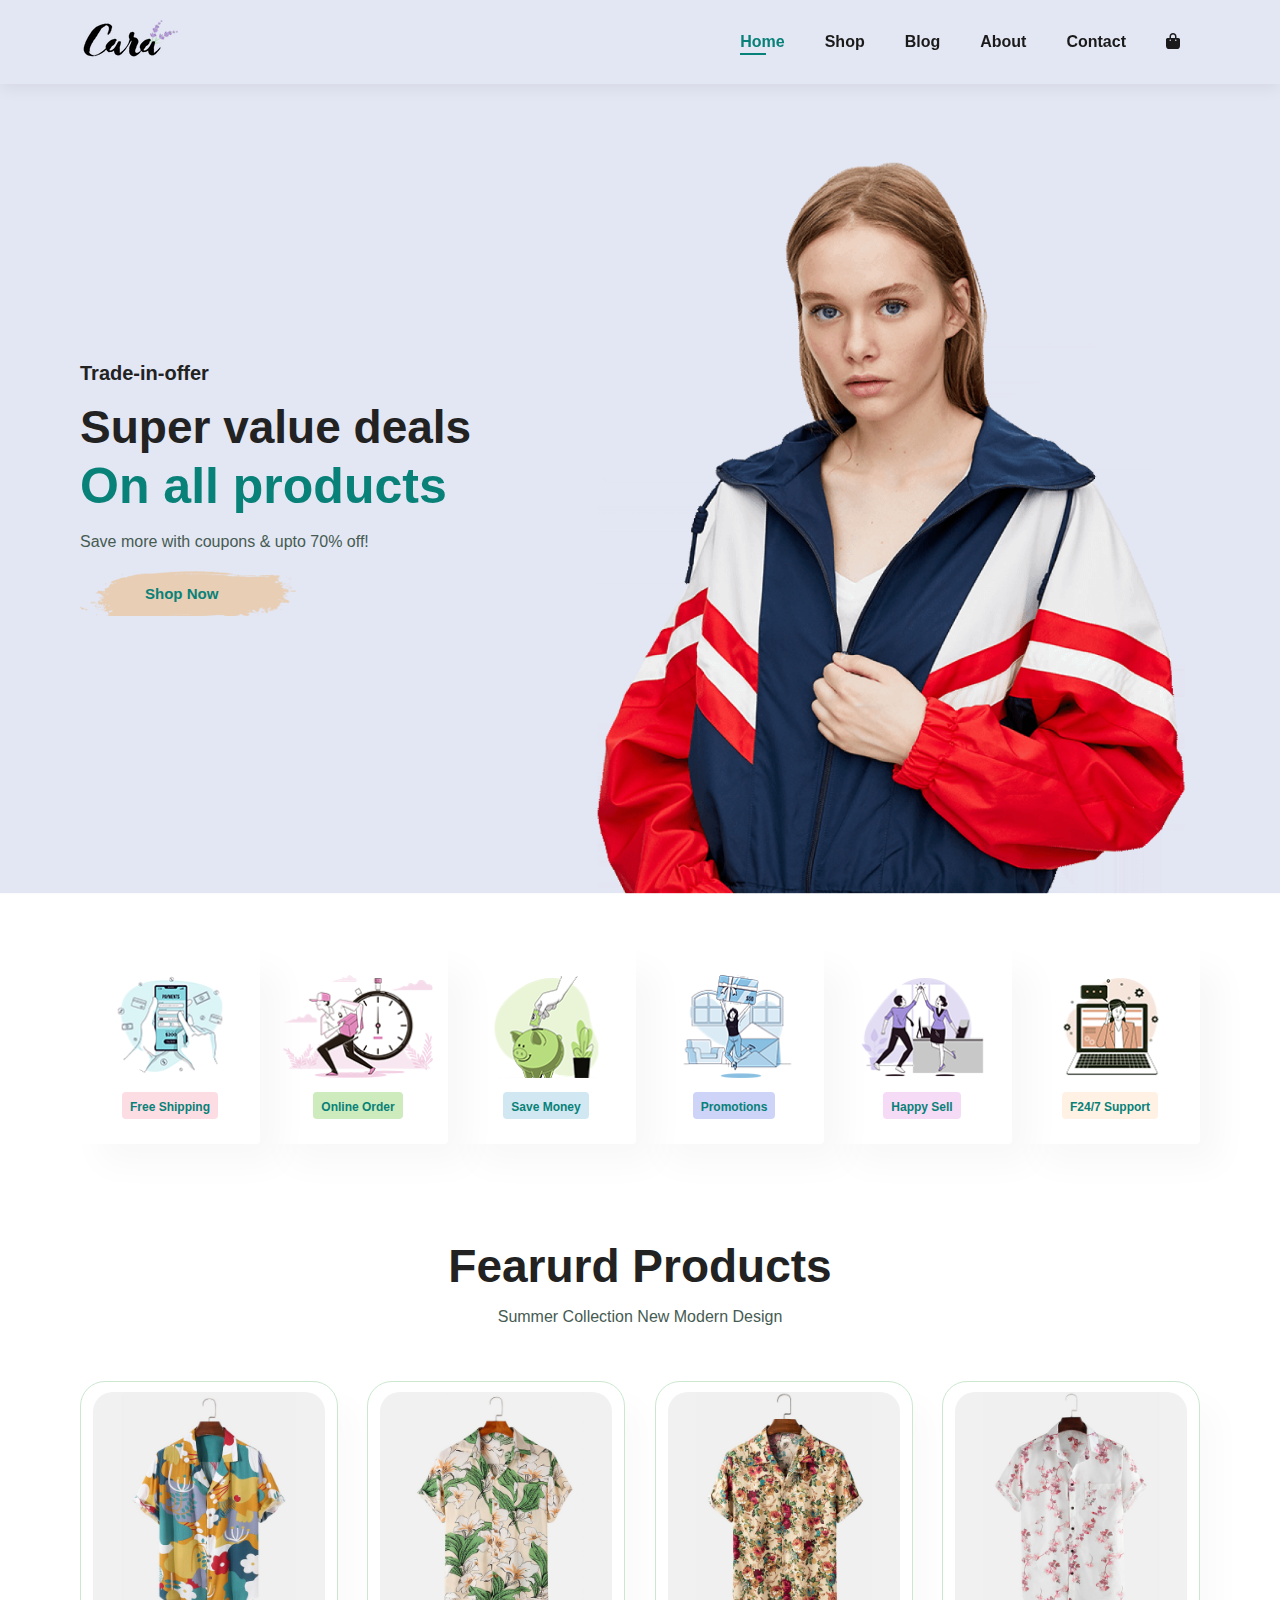
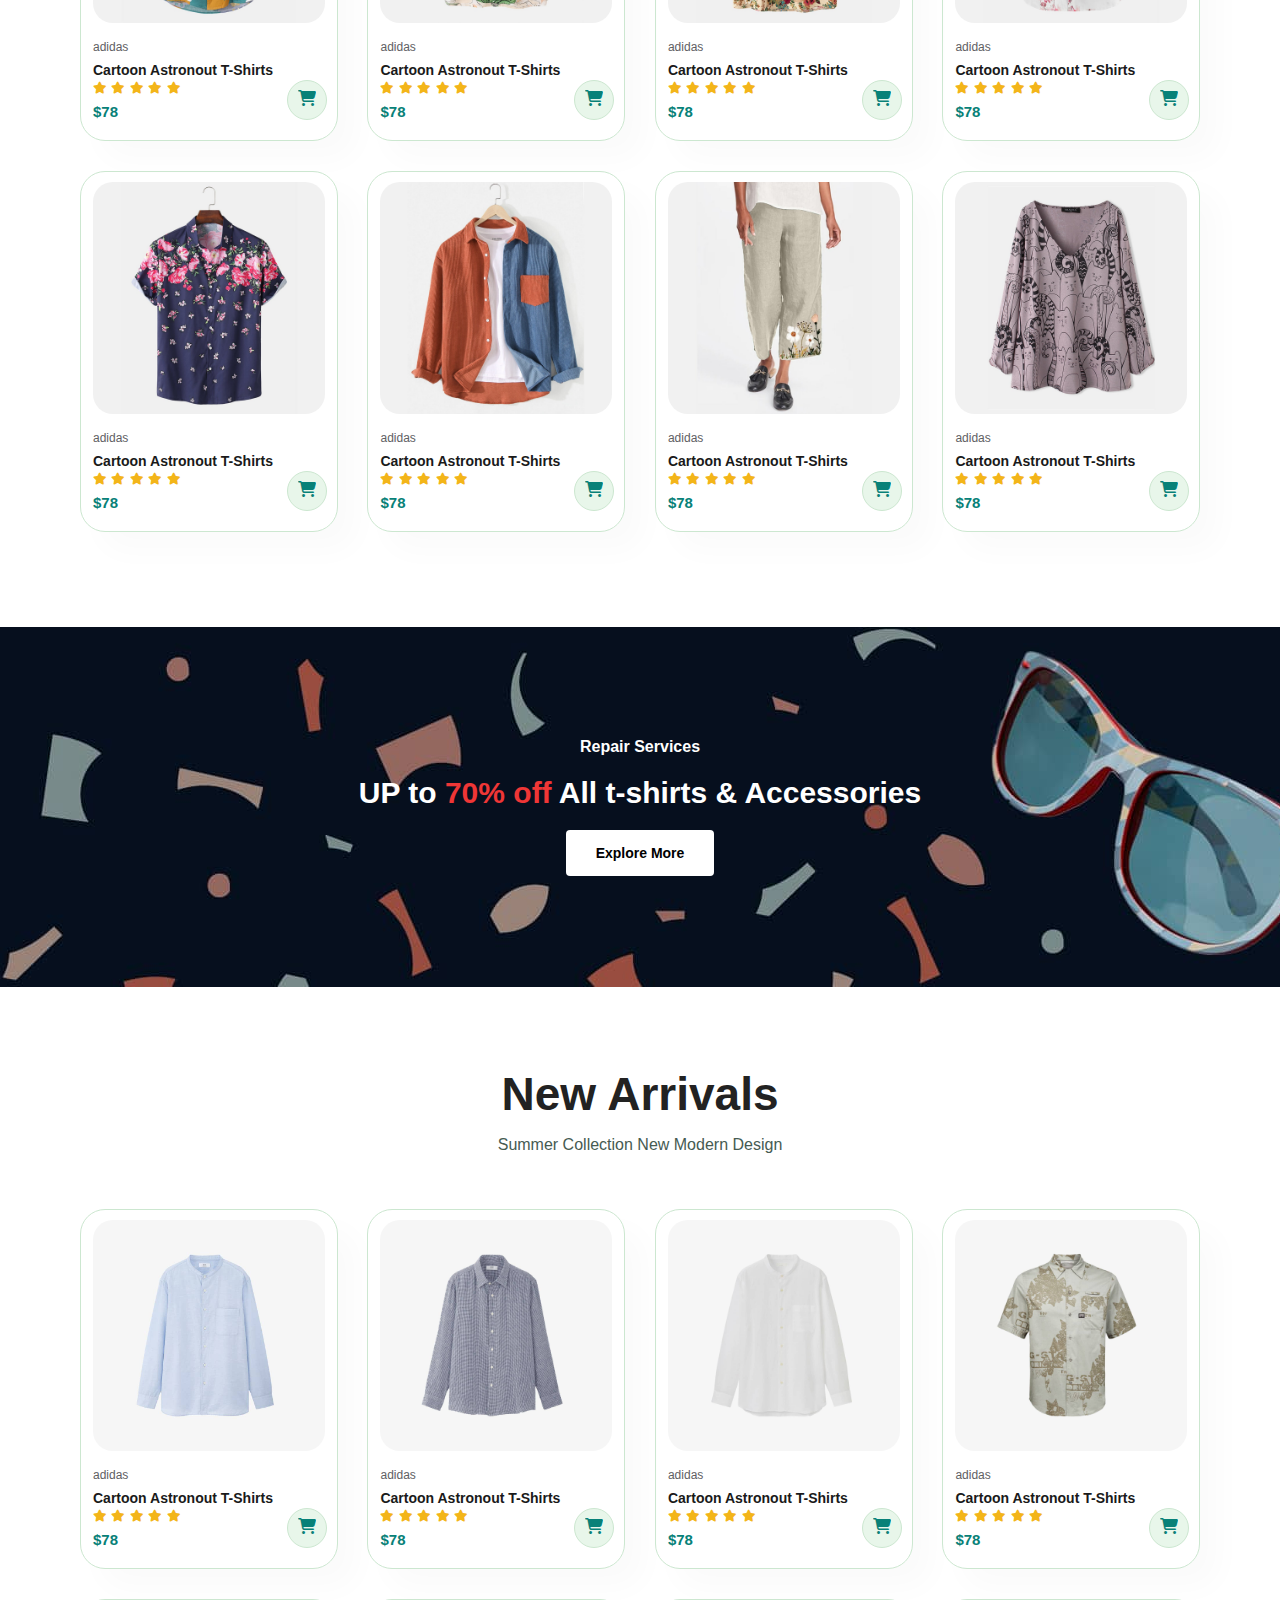
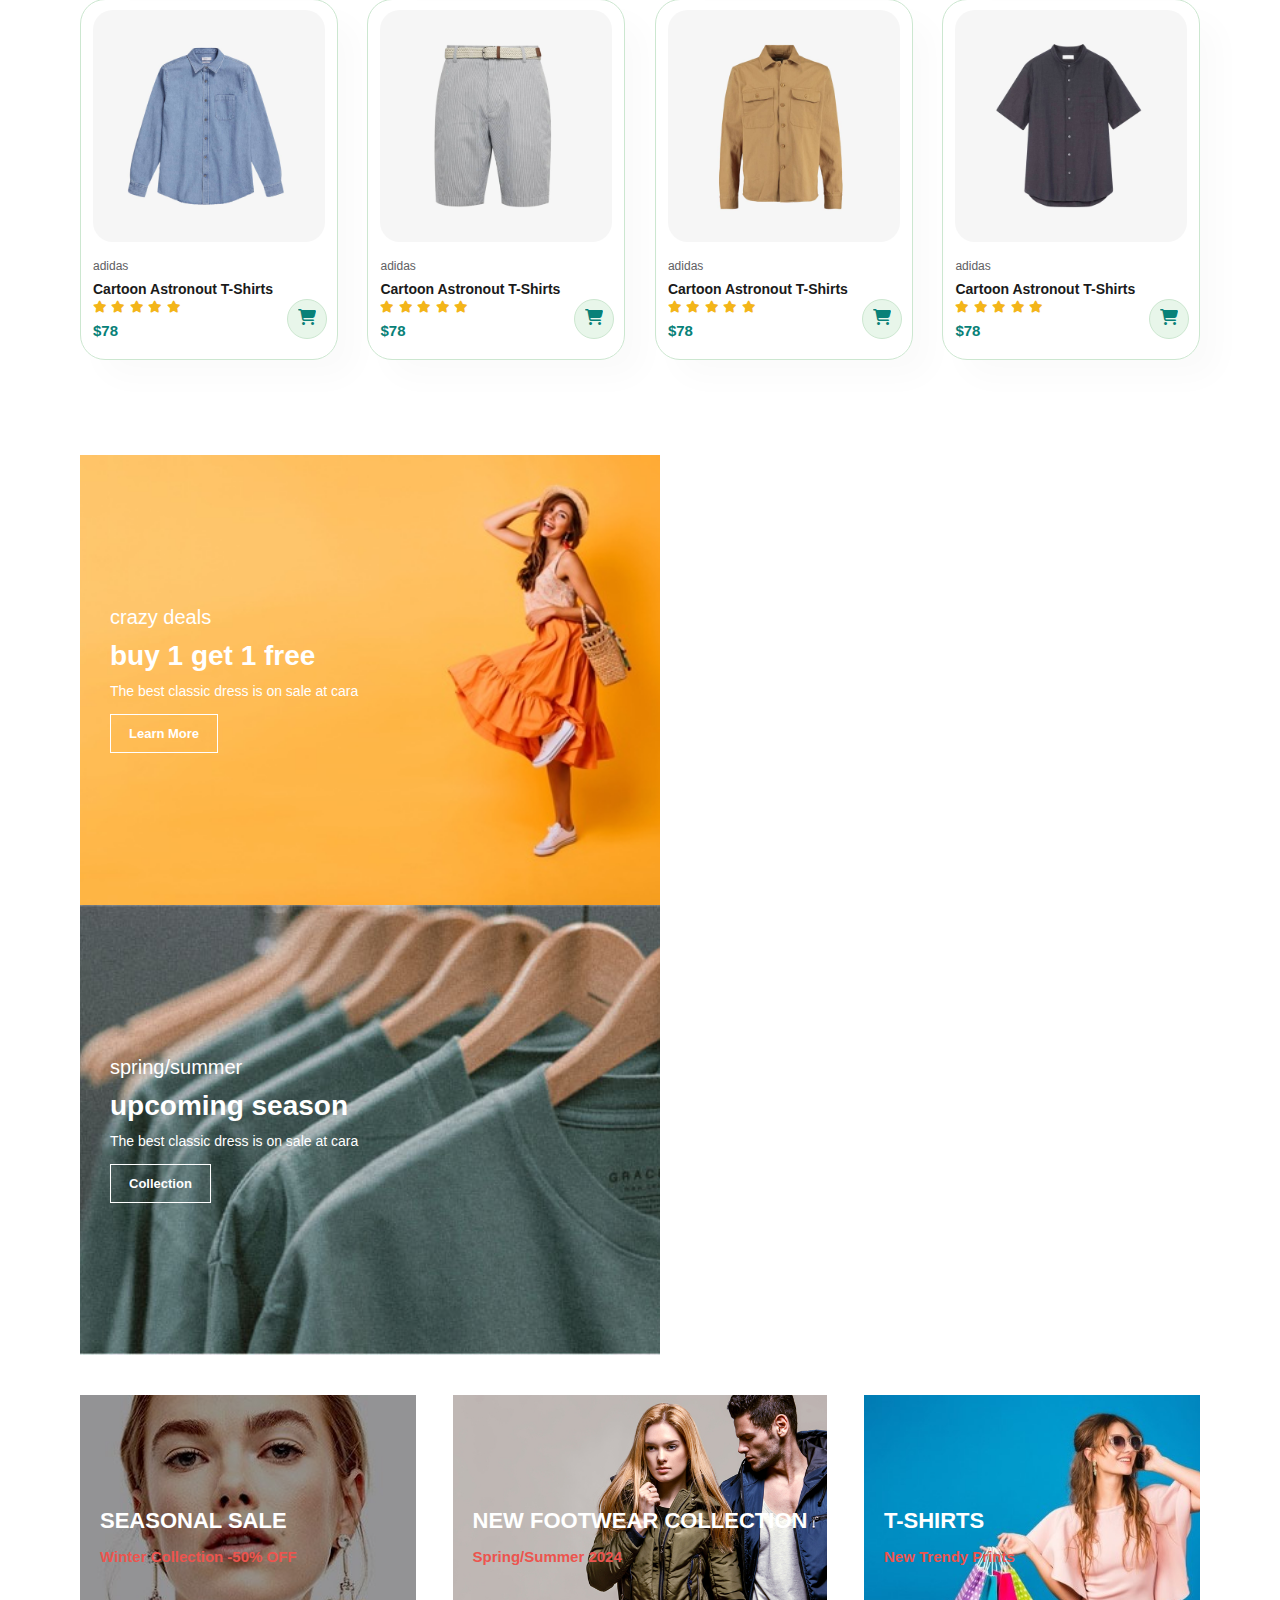
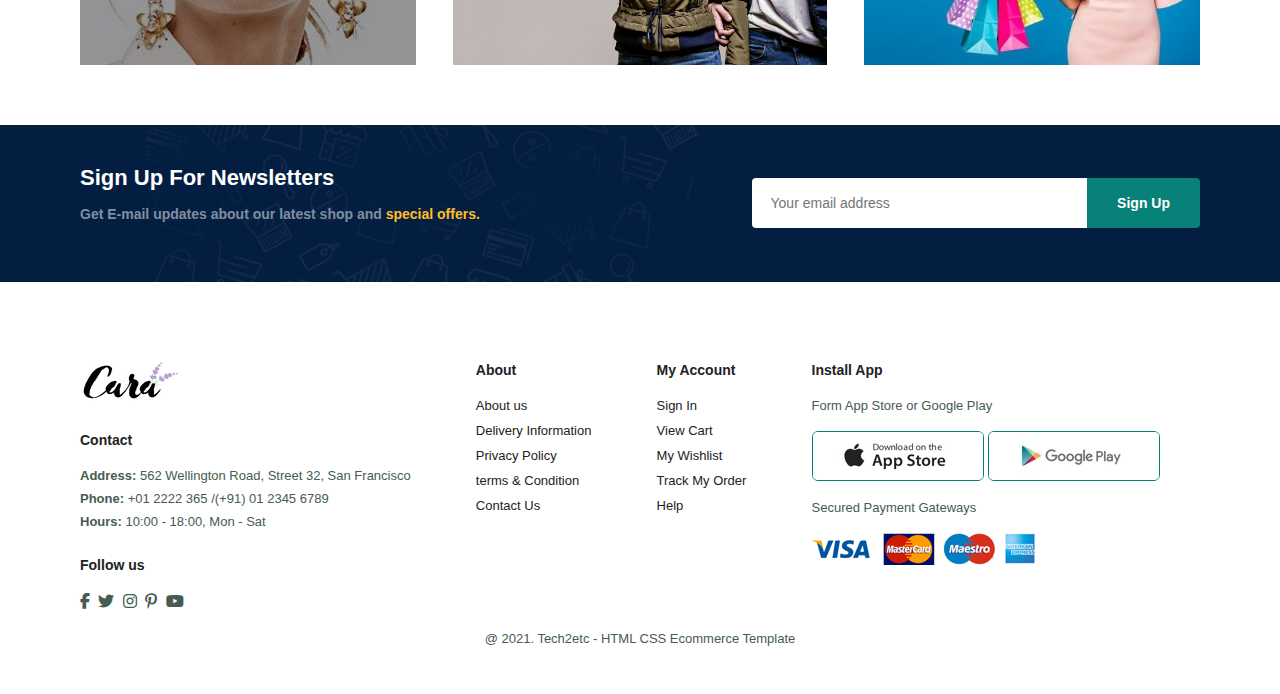
<file: index.html>
<!DOCTYPE html>
<html lang="en">
<head>
    <meta charset="UTF-8">
    <meta name="viewport" content="width=device-width, initial-scale=1.0">
    <title>portfolio</title>

    <!-- font awesome link -->
    <link rel="stylesheet" href="https://cdnjs.cloudflare.com/ajax/libs/font-awesome/6.7.2/css/all.min.css">
    <!-- Custom css file -->
     <link rel="stylesheet" href="style.css"> 
</head>
<body>
<section id="header">
       <a href="#">
        <img src="img/logo.png" alt="logo.png">
    </a>

    <div>
        <ul id="navbar">
            <li><a class="active" href="index.html">Home</a></li>
            <li><a href="shop.html">Shop</a></li>
            <li><a href="blog.html">Blog</a></li>
            <li><a href="about.html">About</a></li>
            <li><a href="contact.html">Contact</a></li>
            <li id="lg-bag"><a href="cart.html"><i class="fa-solid fa-bag-shopping"></i></a></li>
            <a href="#" id="close"><i class="fas fa-times"></i></a>
        </ul>
    </div>
    <div id="mobile">
        <a href="cart.html"><i class="fa-solid fa-bag-shopping"></i></a>
        <i id="bar" class="fas fa-outdent"></i>
    </div>
   </section>


   <section id="hero">
    <h4>Trade-in-offer</h4>
    <h2>Super value deals</h2>
    <h1>On all products</h1>
    <p>Save more with coupons & upto 70% off!</p>
    <button>Shop Now</button>

   </section>
    

   <section id="feature" class="section-p1">
    <div class="fe-box">
        <img src="img/features/f1.png" alt="">
        <h6>Free Shipping</h6>
    </div>

    <div class="fe-box">
        <img src="img/features/f2.png" alt="">
        <h6>Online Order</h6>
    </div>
    <div class="fe-box">
        <img src="img/features/f3.png" alt="">
        <h6>Save Money</h6>
    </div>
    <div class="fe-box">
        <img src="img/features/f4.png" alt="">
        <h6>Promotions</h6>
    </div>
    <div class="fe-box">
        <img src="img/features/f5.png" alt="">
        <h6>Happy Sell</h6>
    </div>
    <div class="fe-box">
        <img src="img/features/f6.png" alt="">
        <h6>F24/7 Support</h6>
    </div>
   </section>


   <section id="product1" class="section-p1">
    <h2>Fearurd Products</h2>
    <p>Summer Collection New Modern Design</p>
    <div class="pro-container">
        <div class="pro">
            <img src="img/products/f1.jpg" alt="product1 img">
            <div class="des">
                <span>adidas</span>
                <h5>Cartoon Astronout T-Shirts</h5>
                <div class="star">
                    <i class="fas fa-star"></i>
                    <i class="fas fa-star"></i>
                    <i class="fas fa-star"></i>
                    <i class="fas fa-star"></i>
                    <i class="fas fa-star"></i>
                </div>
            <h4>$78</h4>
            </div>
            <a href="#"><i class="fa-solid fa-cart-shopping" id="cart"></i></a>
        </div>

        <div class="pro">
            <img src="img/products/f2.jpg" alt="product1 img">
            <div class="des">
                <span>adidas</span>
                <h5>Cartoon Astronout T-Shirts</h5>
                <div class="star">
                    <i class="fas fa-star"></i>
                    <i class="fas fa-star"></i>
                    <i class="fas fa-star"></i>
                    <i class="fas fa-star"></i>
                    <i class="fas fa-star"></i>
                </div>
            <h4>$78</h4>
            </div>
            <a href="#"><i class="fa-solid fa-cart-shopping" id="cart"></i></a>
        </div>

        <div class="pro">
            <img src="img/products/f3.jpg" alt="product1 img">
            <div class="des">
                <span>adidas</span>
                <h5>Cartoon Astronout T-Shirts</h5>
                <div class="star">
                    <i class="fas fa-star"></i>
                    <i class="fas fa-star"></i>
                    <i class="fas fa-star"></i>
                    <i class="fas fa-star"></i>
                    <i class="fas fa-star"></i>
                </div>
            <h4>$78</h4>
            </div>
            <a href="#"><i class="fa-solid fa-cart-shopping" id="cart"></i></a>
        </div>

        <div class="pro">
            <img src="img/products/f4.jpg" alt="product1 img">
            <div class="des">
                <span>adidas</span>
                <h5>Cartoon Astronout T-Shirts</h5>
                <div class="star">
                    <i class="fas fa-star"></i>
                    <i class="fas fa-star"></i>
                    <i class="fas fa-star"></i>
                    <i class="fas fa-star"></i>
                    <i class="fas fa-star"></i>
                </div>
            <h4>$78</h4>
            </div>
            <a href="#"><i class="fa-solid fa-cart-shopping" id="cart"></i></a>
        </div>

        <div class="pro">
            <img src="img/products/f5.jpg" alt="product1 img">
            <div class="des">
                <span>adidas</span>
                <h5>Cartoon Astronout T-Shirts</h5>
                <div class="star">
                    <i class="fas fa-star"></i>
                    <i class="fas fa-star"></i>
                    <i class="fas fa-star"></i>
                    <i class="fas fa-star"></i>
                    <i class="fas fa-star"></i>
                </div>
            <h4>$78</h4>
            </div>
            <a href="#"><i class="fa-solid fa-cart-shopping" id="cart"></i></a>
        </div>

        <div class="pro">
            <img src="img/products/f6.jpg" alt="product1 img">
            <div class="des">
                <span>adidas</span>
                <h5>Cartoon Astronout T-Shirts</h5>
                <div class="star">
                    <i class="fas fa-star"></i>
                    <i class="fas fa-star"></i>
                    <i class="fas fa-star"></i>
                    <i class="fas fa-star"></i>
                    <i class="fas fa-star"></i>
                </div>
            <h4>$78</h4>
            </div>
            <a href="#"><i class="fa-solid fa-cart-shopping" id="cart"></i></a>
        </div>

        <div class="pro">
            <img src="img/products/f7.jpg" alt="product1 img">
            <div class="des">
                <span>adidas</span>
                <h5>Cartoon Astronout T-Shirts</h5>
                <div class="star">
                    <i class="fas fa-star"></i>
                    <i class="fas fa-star"></i>
                    <i class="fas fa-star"></i>
                    <i class="fas fa-star"></i>
                    <i class="fas fa-star"></i>
                </div>
            <h4>$78</h4>
            </div>
            <a href="#"><i class="fa-solid fa-cart-shopping" id="cart"></i></a>
        </div>

        <div class="pro">
            <img src="img/products/f8.jpg" alt="product1 img">
            <div class="des">
                <span>adidas</span>
                <h5>Cartoon Astronout T-Shirts</h5>
                <div class="star">
                    <i class="fas fa-star"></i>
                    <i class="fas fa-star"></i>
                    <i class="fas fa-star"></i>
                    <i class="fas fa-star"></i>
                    <i class="fas fa-star"></i>
                </div>
            <h4>$78</h4>
            </div>
            <a href="#"><i class="fa-solid fa-cart-shopping" id="cart"></i></a>
        </div>

    </div>
   </section>


   <section id="banner" class="section-m1">
    <h4> Repair Services
    </h4>
    <h2>UP to <span>70% off</span> All t-shirts & Accessories
    </h2>
    <button class="normal">Explore More</button>
   </section>


   <section id="product1" class="section-p1">
    <h2>New Arrivals</h2>
    <p>Summer Collection New Modern Design</p>
    <div class="pro-container">
        <div class="pro">
            <img src="img/products/n1.jpg" alt="product1 img">
            <div class="des">
                <span>adidas</span>
                <h5>Cartoon Astronout T-Shirts</h5>
                <div class="star">
                    <i class="fas fa-star"></i>
                    <i class="fas fa-star"></i>
                    <i class="fas fa-star"></i>
                    <i class="fas fa-star"></i>
                    <i class="fas fa-star"></i>
                </div>
            <h4>$78</h4>
            </div>
            <a href="#"><i class="fa-solid fa-cart-shopping" id="cart"></i></a>
        </div>

        <div class="pro">
            <img src="img/products/n2.jpg" alt="product1 img">
            <div class="des">
                <span>adidas</span>
                <h5>Cartoon Astronout T-Shirts</h5>
                <div class="star">
                    <i class="fas fa-star"></i>
                    <i class="fas fa-star"></i>
                    <i class="fas fa-star"></i>
                    <i class="fas fa-star"></i>
                    <i class="fas fa-star"></i>
                </div>
            <h4>$78</h4>
            </div>
            <a href="#"><i class="fa-solid fa-cart-shopping" id="cart"></i></a>
        </div>

        <div class="pro">
            <img src="img/products/n3.jpg" alt="product1 img">
            <div class="des">
                <span>adidas</span>
                <h5>Cartoon Astronout T-Shirts</h5>
                <div class="star">
                    <i class="fas fa-star"></i>
                    <i class="fas fa-star"></i>
                    <i class="fas fa-star"></i>
                    <i class="fas fa-star"></i>
                    <i class="fas fa-star"></i>
                </div>
            <h4>$78</h4>
            </div>
            <a href="#"><i class="fa-solid fa-cart-shopping" id="cart"></i></a>
        </div>

        <div class="pro">
            <img src="img/products/n4.jpg" alt="product1 img">
            <div class="des">
                <span>adidas</span>
                <h5>Cartoon Astronout T-Shirts</h5>
                <div class="star">
                    <i class="fas fa-star"></i>
                    <i class="fas fa-star"></i>
                    <i class="fas fa-star"></i>
                    <i class="fas fa-star"></i>
                    <i class="fas fa-star"></i>
                </div>
            <h4>$78</h4>
            </div>
            <a href="#"><i class="fa-solid fa-cart-shopping" id="cart"></i></a>
        </div>

        <div class="pro">
            <img src="img/products/n5.jpg" alt="product1 img">
            <div class="des">
                <span>adidas</span>
                <h5>Cartoon Astronout T-Shirts</h5>
                <div class="star">
                    <i class="fas fa-star"></i>
                    <i class="fas fa-star"></i>
                    <i class="fas fa-star"></i>
                    <i class="fas fa-star"></i>
                    <i class="fas fa-star"></i>
                </div>
            <h4>$78</h4>
            </div>
            <a href="#"><i class="fa-solid fa-cart-shopping" id="cart"></i></a>
        </div>

        <div class="pro">
            <img src="img/products/n6.jpg" alt="product1 img">
            <div class="des">
                <span>adidas</span>
                <h5>Cartoon Astronout T-Shirts</h5>
                <div class="star">
                    <i class="fas fa-star"></i>
                    <i class="fas fa-star"></i>
                    <i class="fas fa-star"></i>
                    <i class="fas fa-star"></i>
                    <i class="fas fa-star"></i>
                </div>
            <h4>$78</h4>
            </div>
            <a href="#"><i class="fa-solid fa-cart-shopping" id="cart"></i></a>
        </div>

        <div class="pro">
            <img src="img/products/n7.jpg" alt="product1 img">
            <div class="des">
                <span>adidas</span>
                <h5>Cartoon Astronout T-Shirts</h5>
                <div class="star">
                    <i class="fas fa-star"></i>
                    <i class="fas fa-star"></i>
                    <i class="fas fa-star"></i>
                    <i class="fas fa-star"></i>
                    <i class="fas fa-star"></i>
                </div>
            <h4>$78</h4>
            </div>
            <a href="#"><i class="fa-solid fa-cart-shopping" id="cart"></i></a>
        </div>

        <div class="pro">
            <img src="img/products/n8.jpg" alt="product1 img">
            <div class="des">
                <span>adidas</span>
                <h5>Cartoon Astronout T-Shirts</h5>
                <div class="star">
                    <i class="fas fa-star"></i>
                    <i class="fas fa-star"></i>
                    <i class="fas fa-star"></i>
                    <i class="fas fa-star"></i>
                    <i class="fas fa-star"></i>
                </div>
            <h4>$78</h4>
            </div>
            <a href="#"><i class="fa-solid fa-cart-shopping" id="cart"></i></a>
        </div>

    </div>
   </section>


   <section id="sm-banner" class="section-p1">
        <div class="banner-box">
            <h4>crazy deals</h4>
            <h2>buy 1 get 1 free</h2>
            <span>The best classic dress is on sale at cara</span>
            <button class="white">Learn More</button>
        </div>

        <div class="banner-box banner-box2">
            <h4>spring/summer</h4>
            <h2>upcoming season</h2>
            <span>The best classic dress is on sale at cara</span>
            <button class="white">Collection</button>
        </div>
   </section>

   <section id="banner3">
        <div class="banner-box">
            <h2>SEASONAL SALE</h2>
            <h3>Winter Collection -50% OFF</h3>   
        </div>
        <div class="banner-box banner-box2">
            <h2>NEW FOOTWEAR COLLECTION</h2>
            <h3>Spring/Summer 2024</h3>   
        </div>
        <div class="banner-box banner-box3">
            <h2>T-SHIRTS</h2>
            <h3>New Trendy Prints</h3>   
        </div>

   </section>


   <section id="newsletter" class="section-p1 section-m1">
        <div class="newstext">
            <h4>Sign Up For Newsletters</h4>
            <p>Get E-mail updates about our latest shop and <span>special offers.</span> </p>
        </div>
        <div class="form">
            <input type="text" placeholder="Your email address">
            <button class="normal">Sign Up</button>
        </div>
   </section>


   <footer class="section-p1">
    <div class="col">
        <img class="logo" src="img/logo.png" alt="">
        <h4>Contact</h4>
        <p><strong>Address: </strong> 562 Wellington Road, Street 32, San Francisco</p>
        <p><strong>Phone: </strong> +01 2222 365 /(+91) 01 2345 6789</p>
        <p><strong>Hours:</strong> 10:00 - 18:00, Mon - Sat</p>
        <div class="follow">
            <h4>Follow us</h4>
            <div class="icon">
                <i class="fab fa-facebook-f"></i>
                <i class="fab fa-twitter"></i>
                <i class="fab fa-instagram"></i>
                <i class="fab fa-pinterest-p"></i>
                <i class="fab fa-youtube"></i>
            </div>
        </div>
    </div>

    <div class="col">
        <h4>About</h4>
        <a href="#">About us</a>
        <a href="#">Delivery Information</a>
        <a href="#">Privacy Policy</a>
        <a href="#">terms & Condition</a>
        <a href="#">Contact Us</a>
    </div>

    <div class="col">
        <h4>My Account</h4>
        <a href="#">Sign In</a>
        <a href="#">View Cart</a>
        <a href="#">My Wishlist</a>
        <a href="#">Track My Order</a>
        <a href="#">Help</a>
    </div>

    <div class="col install">
        <h4>Install App</h4>
        <p>Form App Store or Google Play</p>
        <div class="row">
            <img src="img/pay/app.jpg" alt="">
            <img src="img/pay/play.jpg" alt="">
        </div>
        <p>Secured Payment Gateways </p>
        <img src="img/pay/pay.png" alt="">
    </div>

    <div class="copyright">
        <p>@ 2021. Tech2etc - HTML CSS Ecommerce Template</p>
    </div>
   </footer>

<!--5 script js file-->
  <script src="script.js"></script>
</body>
</html>
</file>
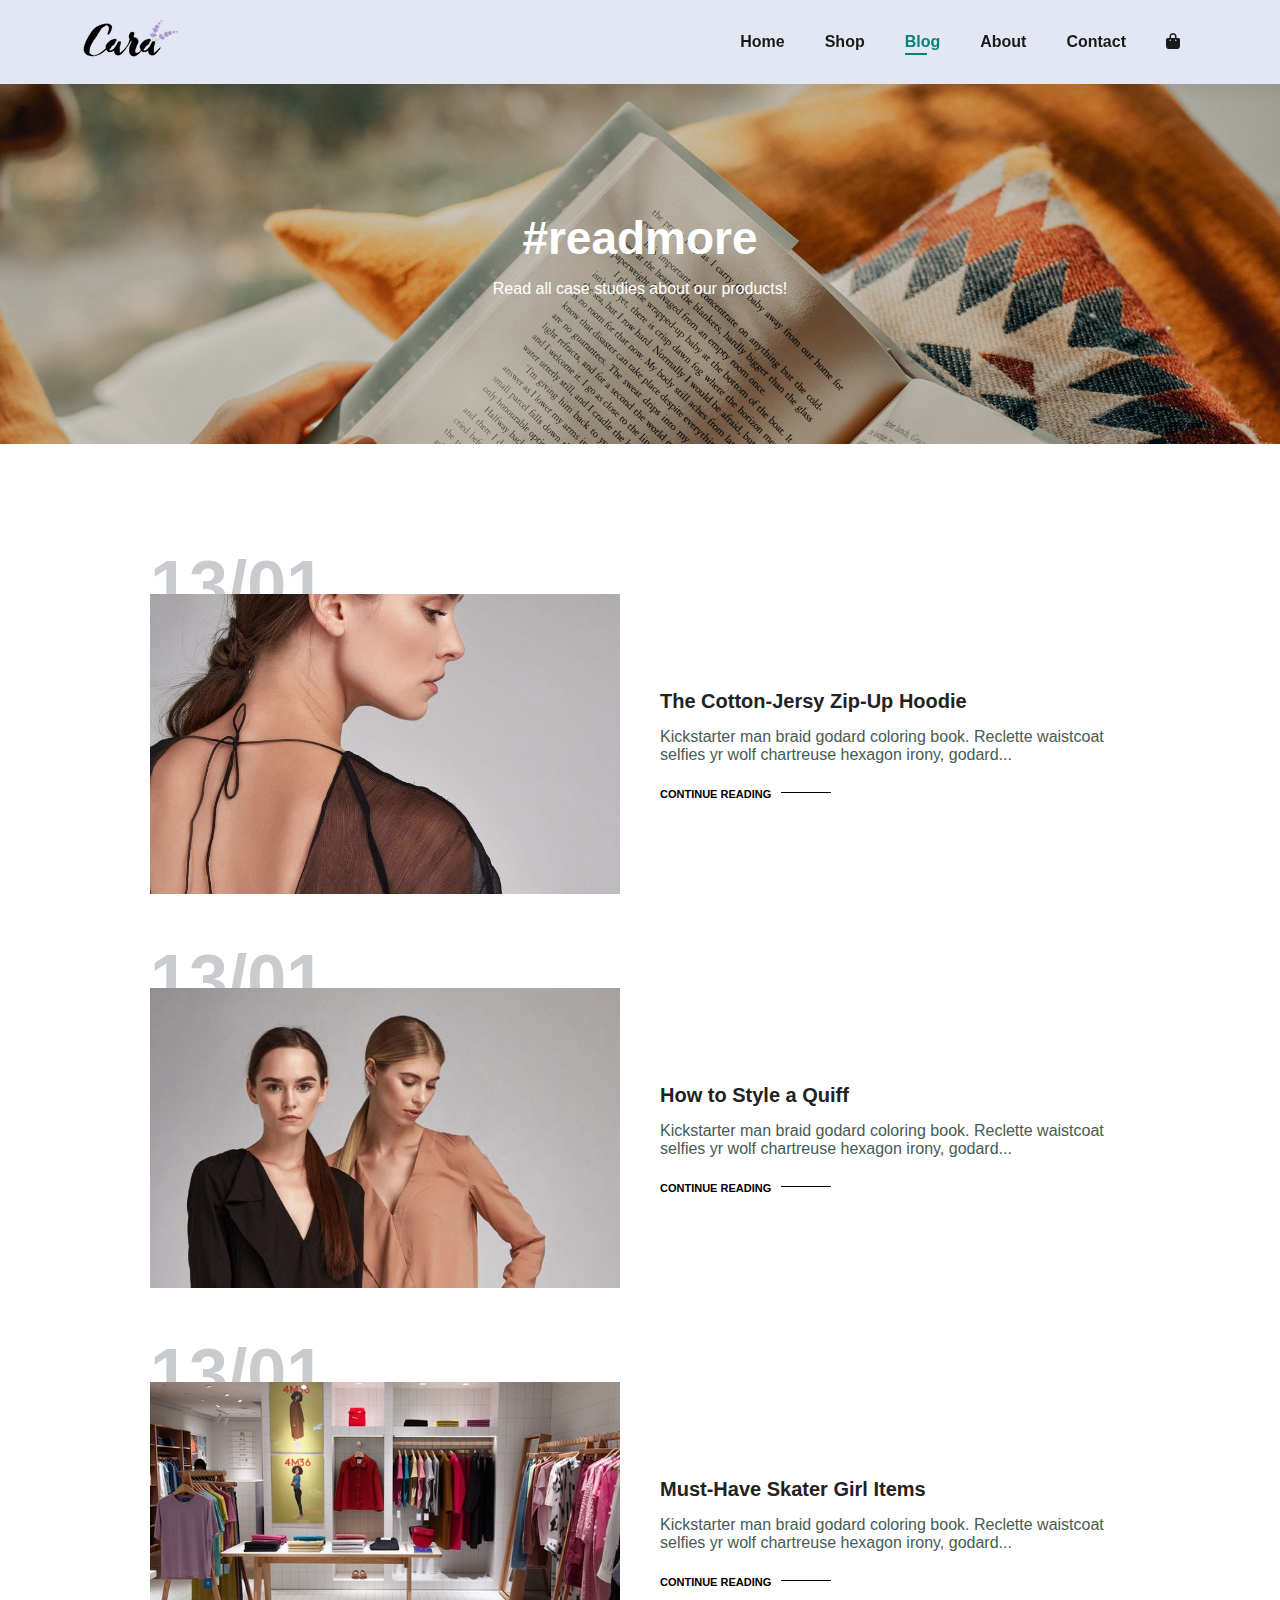
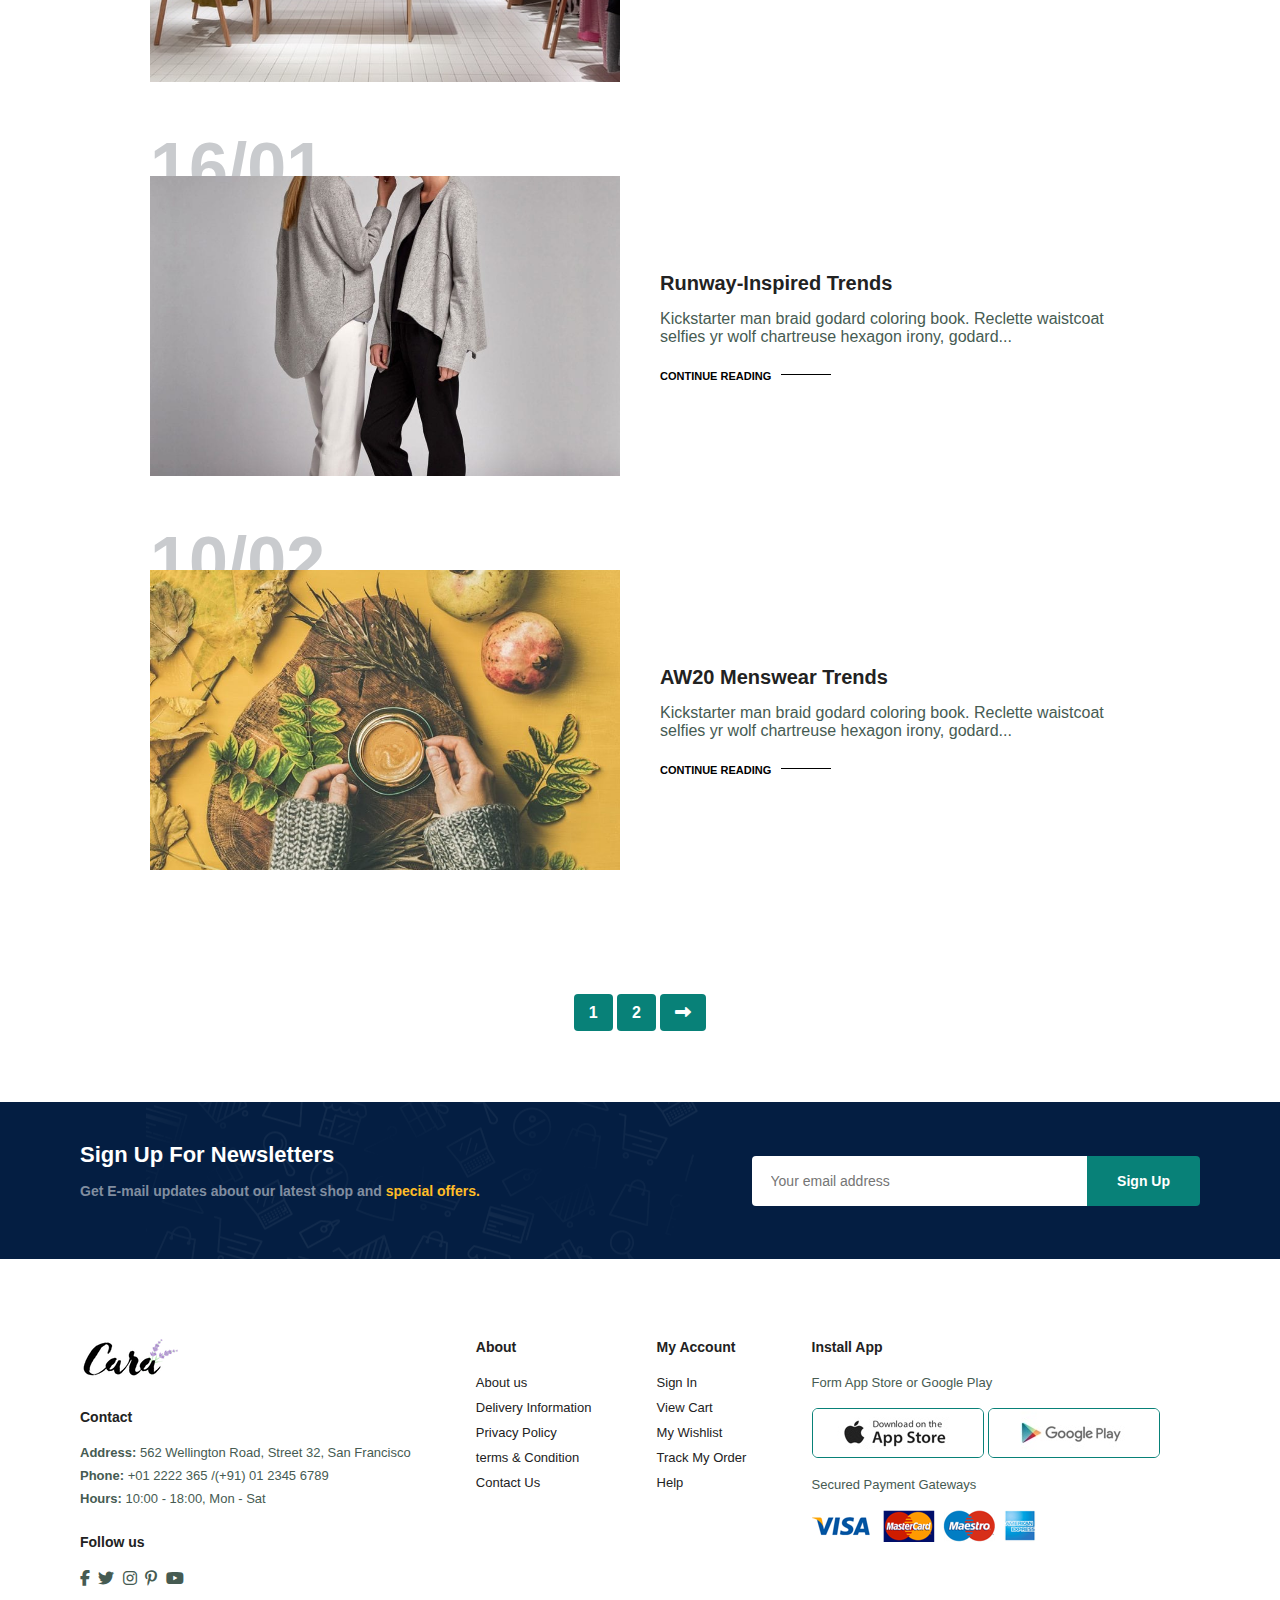
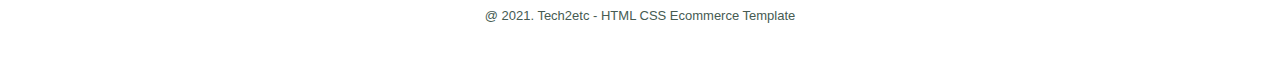
<file: blog.html>
<!DOCTYPE html>
<html lang="en">
<head>
    <meta charset="UTF-8">
    <meta name="viewport" content="width=device-width, initial-scale=1.0">
    <title>portfolio</title>

    <!-- font awesome link -->
    <link rel="stylesheet" href="https://cdnjs.cloudflare.com/ajax/libs/font-awesome/6.7.2/css/all.min.css">
    <!-- Custom css file -->
     <link rel="stylesheet" href="style.css"> 
</head>
<body>
<section id="header">
       <a href="#">
        <img src="img/logo.png" alt="logo.png">
    </a>

    <div>
        <ul id="navbar">
            <li><a  href="index.html">Home</a></li>
            <li><a  href="shop.html">Shop</a></li>
            <li><a class="active" href="blog.html">Blog</a></li>
            <li><a href="about.html">About</a></li>
            <li><a href="contact.html">Contact</a></li>
            <li id="lg-bag"><a href="cart.html"><i class="fa-solid fa-bag-shopping"></i></a></li>
            <a href="#" id="close"><i class="fas fa-times"></i></a>
        </ul>
    </div>
    <div id="mobile">
        <a href="cart.html"><i class="fa-solid fa-bag-shopping"></i></a>
        <i id="bar" class="fas fa-outdent"></i>
    </div>
   </section>


   <section id="page-header" class="blog-header">
    <h2>#readmore</h2>
    <p>Read all case studies about our products!</p>
   </section>
    
   <section id="blog">
    <div class="blog-box">
        <div class="blog-img">
            <img src="img/blog/b1.jpg" alt="">
        </div>
        <div class="blog-details">
            <h4>The Cotton-Jersy Zip-Up Hoodie</h4>
            <p>Kickstarter man braid godard coloring book. Reclette waistcoat selfies yr wolf chartreuse hexagon irony, godard...</p>
           <a href="#">CONTINUE READING</a>
            </div>
            <h1>13/01</h1>
    </div>
    <div class="blog-box">
        <div class="blog-img">
            <img src="img/blog/b2.jpg" alt="">
        </div>
        <div class="blog-details">
            <h4>How to Style a Quiff</h4>
            <p>Kickstarter man braid godard coloring book. Reclette waistcoat selfies yr wolf chartreuse hexagon irony, godard...</p>
           <a href="#">CONTINUE READING</a>
            </div>
            <h1>13/01</h1>
    </div>
    <div class="blog-box">
        <div class="blog-img">
            <img src="img/blog/b3.jpg" alt="">
        </div>
        <div class="blog-details">
            <h4>Must-Have Skater Girl Items</h4>
            <p>Kickstarter man braid godard coloring book. Reclette waistcoat selfies yr wolf chartreuse hexagon irony, godard...</p>
           <a href="#">CONTINUE READING</a>
            </div>
            <h1>13/01</h1>
    </div>
    <div class="blog-box">
        <div class="blog-img">
            <img src="img/blog/b4.jpg" alt="">
        </div>
        <div class="blog-details">
            <h4>Runway-Inspired Trends</h4>
            <p>Kickstarter man braid godard coloring book. Reclette waistcoat selfies yr wolf chartreuse hexagon irony, godard...</p>
           <a href="#">CONTINUE READING</a>
            </div>
            <h1>16/01</h1>
    </div>
    <div class="blog-box">
        <div class="blog-img">
            <img src="img/blog/b6.jpg" alt="">
        </div>
        <div class="blog-details">
            <h4>AW20 Menswear Trends</h4>
            <p>Kickstarter man braid godard coloring book. Reclette waistcoat selfies yr wolf chartreuse hexagon irony, godard...</p>
           <a href="#">CONTINUE READING</a>
            </div>
            <h1>10/02</h1>
    </div>
   </section>


   <section id="pagination" class="section-p1">
    <a href="#">1</a>
    <a href="#">2</a>
    <a href="#"><i class="fa fa-long-arrow-alt-right"></i></a>
   </section>

   <section id="newsletter" class="section-p1 section-m1">
        <div class="newstext">
            <h4>Sign Up For Newsletters</h4>
            <p>Get E-mail updates about our latest shop and <span>special offers.</span> </p>
        </div>
        <div class="form">
            <input type="text" placeholder="Your email address">
            <button class="normal">Sign Up</button>
        </div>
   </section>


   <footer class="section-p1">
    <div class="col">
        <img class="logo" src="img/logo.png" alt="">
        <h4>Contact</h4>
        <p><strong>Address: </strong> 562 Wellington Road, Street 32, San Francisco</p>
        <p><strong>Phone: </strong> +01 2222 365 /(+91) 01 2345 6789</p>
        <p><strong>Hours:</strong> 10:00 - 18:00, Mon - Sat</p>
        <div class="follow">
            <h4>Follow us</h4>
            <div class="icon">
                <i class="fab fa-facebook-f"></i>
                <i class="fab fa-twitter"></i>
                <i class="fab fa-instagram"></i>
                <i class="fab fa-pinterest-p"></i>
                <i class="fab fa-youtube"></i>
            </div>
        </div>
    </div>

    <div class="col">
        <h4>About</h4>
        <a href="#">About us</a>
        <a href="#">Delivery Information</a>
        <a href="#">Privacy Policy</a>
        <a href="#">terms & Condition</a>
        <a href="#">Contact Us</a>
    </div>

    <div class="col">
        <h4>My Account</h4>
        <a href="#">Sign In</a>
        <a href="#">View Cart</a>
        <a href="#">My Wishlist</a>
        <a href="#">Track My Order</a>
        <a href="#">Help</a>
    </div>

    <div class="col install">
        <h4>Install App</h4>
        <p>Form App Store or Google Play</p>
        <div class="row">
            <img src="img/pay/app.jpg" alt="">
            <img src="img/pay/play.jpg" alt="">
        </div>
        <p>Secured Payment Gateways </p>
        <img src="img/pay/pay.png" alt="">
    </div>

    <div class="copyright">
        <p>@ 2021. Tech2etc - HTML CSS Ecommerce Template</p>
    </div>
   </footer>

<!--5 script js file-->
  <script src="script.js"></script>
</body>
</html>
</file>
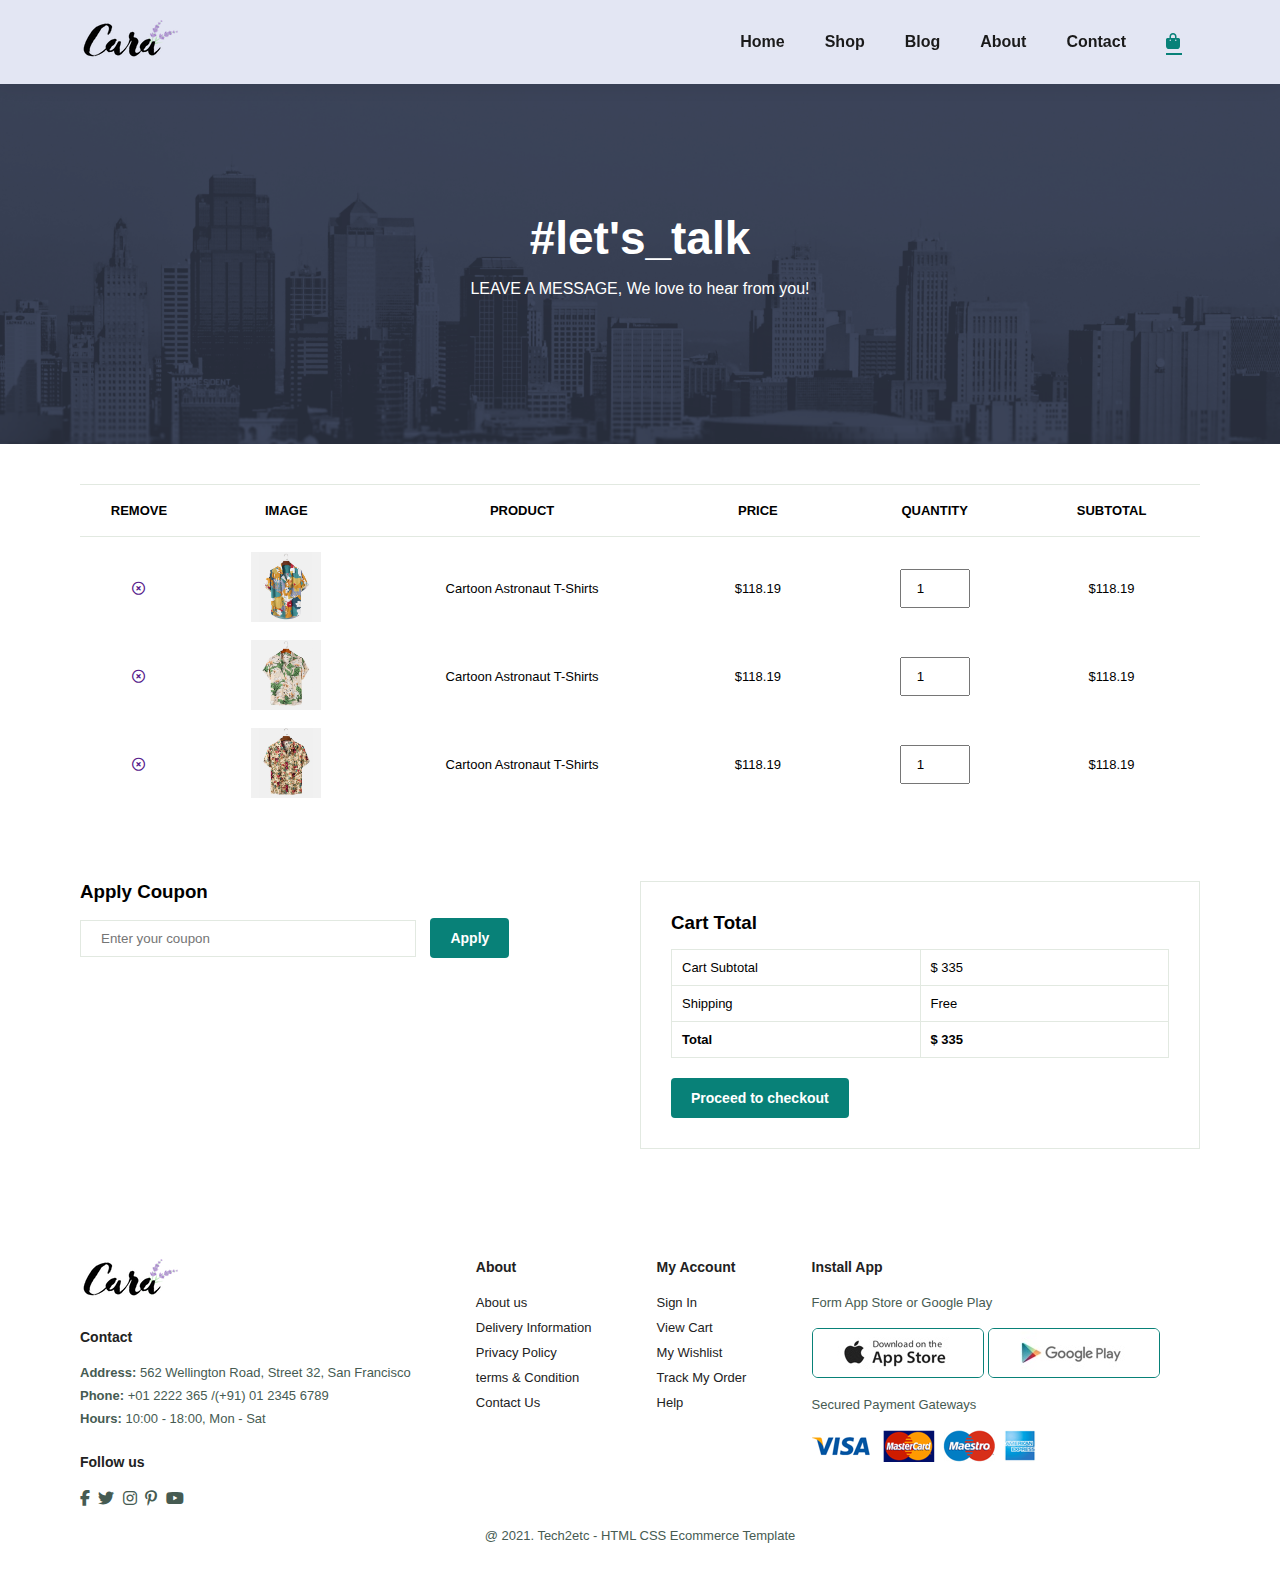
<file: cart.html>
<!DOCTYPE html>
<html lang="en">
<head>
    <meta charset="UTF-8">
    <meta name="viewport" content="width=device-width, initial-scale=1.0">
    <title>portfolio</title>

    <!-- font awesome link -->
    <link rel="stylesheet" href="https://cdnjs.cloudflare.com/ajax/libs/font-awesome/6.7.2/css/all.min.css">
    <!-- Custom css file -->
     <link rel="stylesheet" href="style.css"> 
</head>
<body>
<section id="header">
       <a href="#">
        <img src="img/logo.png" alt="logo.png">
    </a>

    <div>
        <ul id="navbar">
            <li><a  href="index.html">Home</a></li>
            <li><a  href="shop.html">Shop</a></li>
            <li><a  href="blog.html">Blog</a></li>
            <li><a   href="about.html">About</a></li>
            <li><a  href="contact.html">Contact</a></li>
            <li id="lg-bag"><a class="active" href="cart.html"><i class="fa-solid fa-bag-shopping"></i></a></li>
            <a href="#" id="close"><i class="fas fa-times"></i></a>
        </ul>
    </div>
    <div id="mobile">
        <a href="cart.html"><i class="fa-solid fa-bag-shopping"></i></a>
        <i id="bar" class="fas fa-outdent"></i>
    </div>
   </section>


   <section id="page-header" class="about-header">
    <h2>#let's_talk</h2>
    <p>LEAVE A MESSAGE, We love to hear from you!</p>
    
   </section>
  
   <section id="cart" class="section-p1">
    <table width="100%">
        <thead>
            <tr>
                <td>Remove</td>
                <td>Image</td>
                <td>Product</td>
                <td>Price</td>
                <td>Quantity</td>
                <td>Subtotal</td>
            </tr>
        </thead>
        <tbody>
            <tr>
                <td><a href=""><i class="far fa-times-circle"></i></a></td>
                <td><img src="img/products/f1.jpg"></td>
                <td>Cartoon Astronaut T-Shirts</td>
                <td>$118.19</td>
                <td><input type="number" value="1"></td>
                <td>$118.19</td>
            </tr>
            <tr>
                <td><a href=""><i class="far fa-times-circle"></i></a></td>
                <td><img src="img/products/f2.jpg"></td>
                <td>Cartoon Astronaut T-Shirts</td>
                <td>$118.19</td>
                <td><input type="number" value="1"></td>
                <td>$118.19</td>
            </tr>
            <tr>
                <td><a href=""><i class="far fa-times-circle"></i></a></td>
                <td><img src="img/products/f3.jpg"></td>
                <td>Cartoon Astronaut T-Shirts</td>
                <td>$118.19</td>
                <td><input type="number" value="1"></td>
                <td>$118.19</td>
            </tr>
        </tbody>
    </table>
   </section>

   <section id="cart-add" class="section-p1">
    <div id="coupon">
        <h3>Apply Coupon</h3>
        <div>
            <input type="text" placeholder="Enter your coupon">
            <button class="normal">Apply</button>
        </div>
    </div>
    
    <div id="subtotal">
        <h3>Cart Total</h3>
        <table>
            <tr>
                <td>Cart Subtotal</td>
                <td>$ 335</td>
            </tr>
            <tr>
                <td>Shipping</td>
                <td>Free</td>
            </tr>
            <tr>
                <td><strong>Total</strong></td>
                <td><strong>$ 335</strong></td>
            </tr>
        </table>
        <button class="normal">Proceed to checkout</button>
    </div>
   </section>
    
    
   <footer class="section-p1">
    <div class="col">
        <img class="logo" src="img/logo.png" alt="">
        <h4>Contact</h4>
        <p><strong>Address: </strong> 562 Wellington Road, Street 32, San Francisco</p>
        <p><strong>Phone: </strong> +01 2222 365 /(+91) 01 2345 6789</p>
        <p><strong>Hours:</strong> 10:00 - 18:00, Mon - Sat</p>
        <div class="follow">
            <h4>Follow us</h4>
            <div class="icon">
                <i class="fab fa-facebook-f"></i>
                <i class="fab fa-twitter"></i>
                <i class="fab fa-instagram"></i>
                <i class="fab fa-pinterest-p"></i>
                <i class="fab fa-youtube"></i>
            </div>
        </div>
    </div>

    <div class="col">
        <h4>About</h4>
        <a href="#">About us</a>
        <a href="#">Delivery Information</a>
        <a href="#">Privacy Policy</a>
        <a href="#">terms & Condition</a>
        <a href="#">Contact Us</a>
    </div>

    <div class="col">
        <h4>My Account</h4>
        <a href="#">Sign In</a>
        <a href="#">View Cart</a>
        <a href="#">My Wishlist</a>
        <a href="#">Track My Order</a>
        <a href="#">Help</a>
    </div>

    <div class="col install">
        <h4>Install App</h4>
        <p>Form App Store or Google Play</p>
        <div class="row">
            <img src="img/pay/app.jpg" alt="">
            <img src="img/pay/play.jpg" alt="">
        </div>
        <p>Secured Payment Gateways </p>
        <img src="img/pay/pay.png" alt="">
    </div>

    <div class="copyright">
        <p>@ 2021. Tech2etc - HTML CSS Ecommerce Template</p>
    </div>
   </footer>

  


  <script src="script.js"></script>
</body>
</html>
</file>
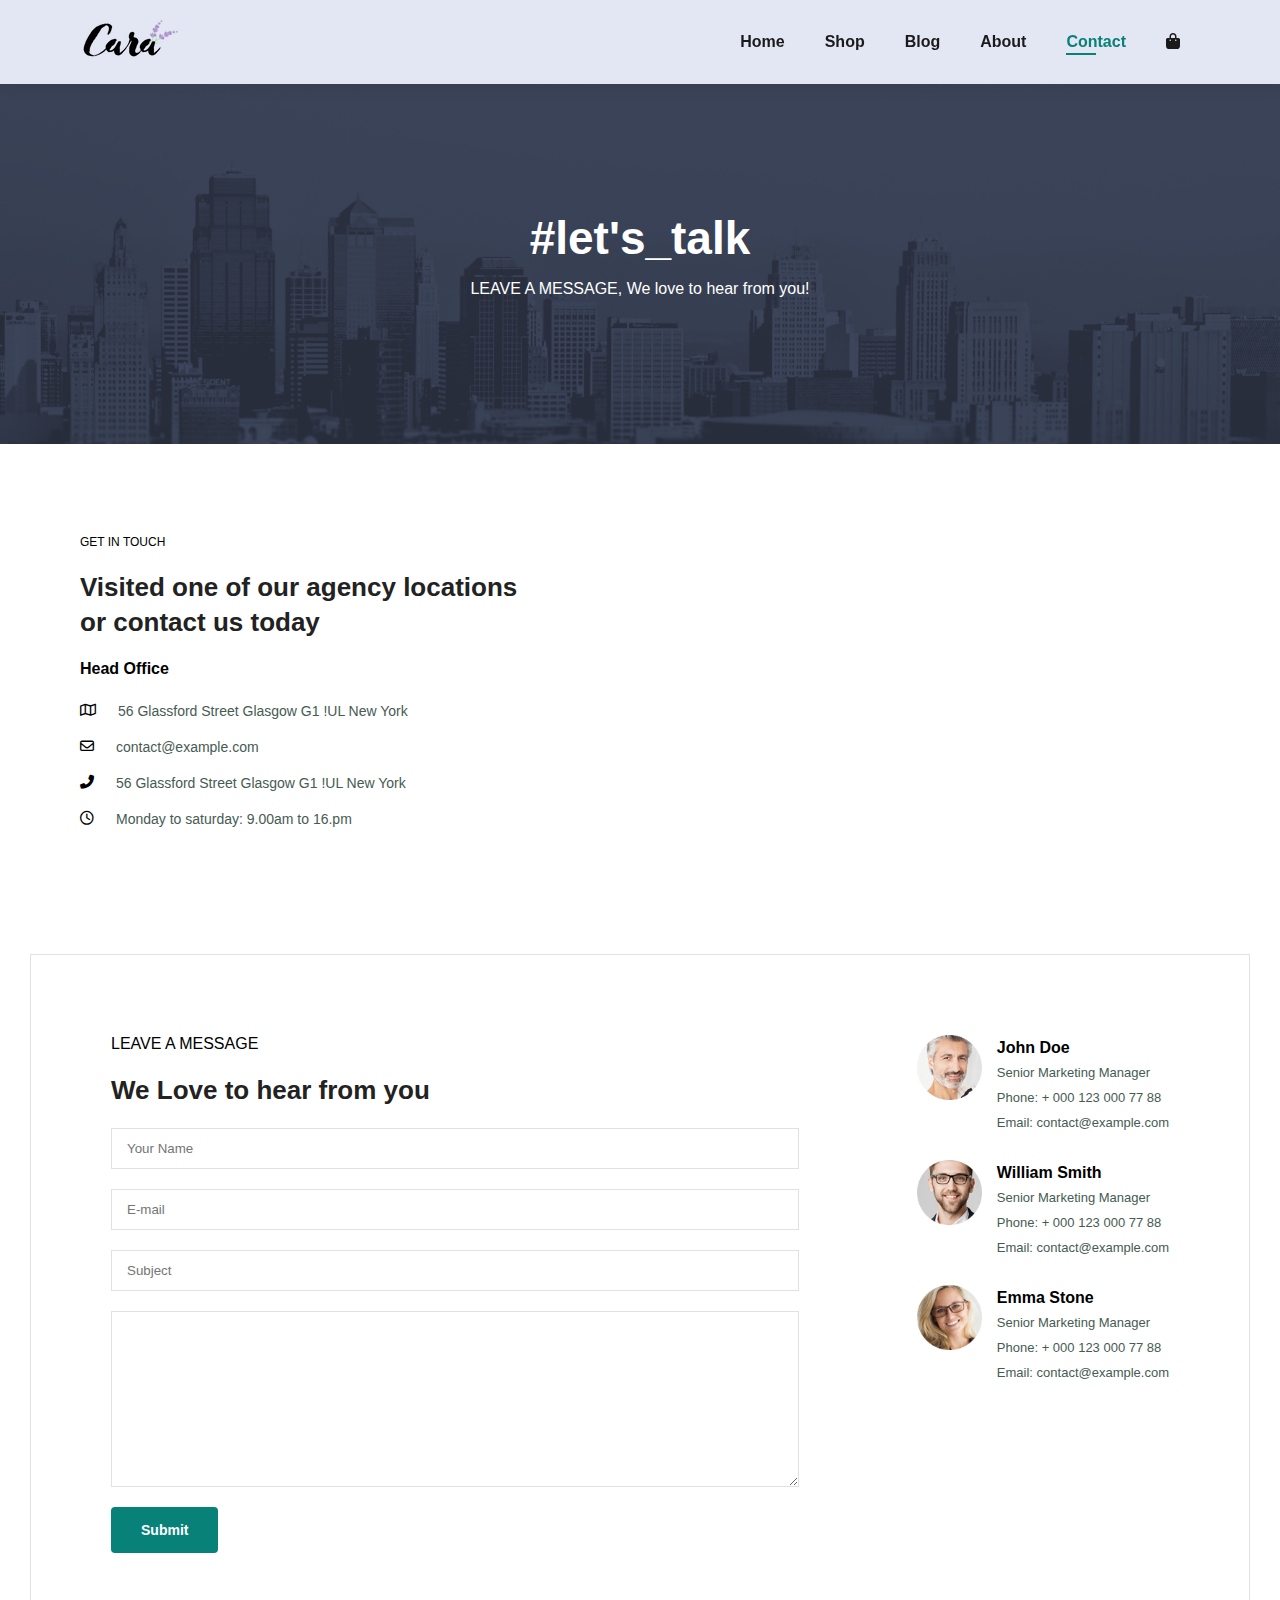
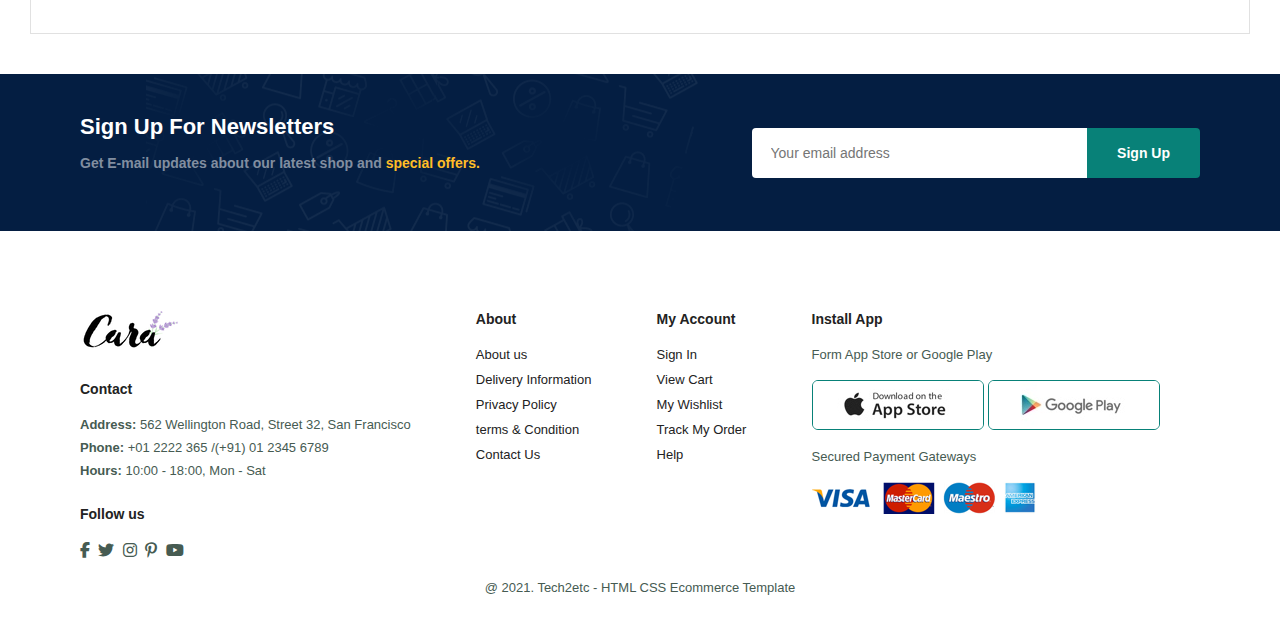
<file: contact.html>
<!DOCTYPE html>
<html lang="en">
<head>
    <meta charset="UTF-8">
    <meta name="viewport" content="width=device-width, initial-scale=1.0">
    <title>portfolio</title>

    <!-- font awesome link -->
    <link rel="stylesheet" href="https://cdnjs.cloudflare.com/ajax/libs/font-awesome/6.7.2/css/all.min.css">
    <!-- Custom css file -->
     <link rel="stylesheet" href="style.css"> 
</head>
<body>
<section id="header">
       <a href="#">
        <img src="img/logo.png" alt="logo.png">
    </a>

    <div>
        <ul id="navbar">
            <li><a  href="index.html">Home</a></li>
            <li><a  href="shop.html">Shop</a></li>
            <li><a  href="blog.html">Blog</a></li>
            <li><a   href="about.html">About</a></li>
            <li><a class="active" href="contact.html">Contact</a></li>
            <li id="lg-bag"><a href="cart.html"><i class="fa-solid fa-bag-shopping"></i></a></li>
            <a href="#" id="close"><i class="fas fa-times"></i></a>
        </ul>
    </div>
    <div id="mobile">
        <a href="cart.html"><i class="fa-solid fa-bag-shopping"></i></a>
        <i id="bar" class="fas fa-outdent"></i>
    </div>
   </section>


   <section id="page-header" class="about-header">
    <h2>#let's_talk</h2>
    <p>LEAVE A MESSAGE, We love to hear from you!</p>
    
   </section>


   <section id="contact-details" class="section-p1"> 
    <div class="details">
        <span>GET IN TOUCH</span>
        <h2>Visited one of our agency locations or contact us today</h2>
        <h3>Head Office</h3>
        <div>
            <li>
                <i class="far fa-map"></i>
                <p>56 Glassford Street Glasgow G1 !UL New York</p>
            </li>
            <li>
                <i class="far fa-envelope"></i>
                <p>contact@example.com</p>
            </li>
            <li>
                <i class="fas fa-phone-alt"></i>
                <p>56 Glassford Street Glasgow G1 !UL New York</p>
            </li>
            <li>
                <i class="far fa-clock"></i>
                <p>Monday to saturday: 9.00am to 16.pm</p>
            </li>
        </div>
    </div>

    <div class="map">
        <iframe src="https://www.google.com/maps/embed?pb=!1m18!1m12!1m3!1d13622.64908834139!2d75.52279464258878!3d31.39587459999999!2m3!1f0!2f0!3f0!3m2!1i1024!2i768!4f13.1!3m3!1m2!1s0x391a51d30c180edf%3A0x5b7633718d17ef33!2sDr%20B%20R%20Ambedkar%20National%20Institute%20of%20Technology%20Jalandhar!5e0!3m2!1sen!2sin!4v1736863041519!5m2!1sen!2sin" width="600" height="450" style="border:0;" allowfullscreen="" loading="lazy" referrerpolicy="no-referrer-when-downgrade"></iframe>
    </div>
   </section>

   <section id="form-details">
    <form action="">
        <span>LEAVE A MESSAGE</span>
        <h2>We Love to hear from you</h2>
        <input type="text" name="" id="" placeholder="Your Name">
        <input type="text" name="" id="" placeholder="E-mail">
        <input type="text" name="" id="" placeholder="Subject">
        <textarea name="" id="" cols="30" rows="10" placeholder="Your Message">
        </textarea>
        <button class="normal">Submit</button>
    </form>

    <div class="people">
        <div>
            <img src="img/people/1.png" alt="">
            <p><span>John Doe</span> Senior Marketing Manager <br> Phone: + 000 123 000 77 88 <br>Email: contact@example.com</p>
        </div>
        <div>
            <img src="img/people/2.png" alt="">
            <p><span>William Smith</span> Senior Marketing Manager <br> Phone: + 000 123 000 77 88 <br>Email: contact@example.com</p>
        </div>
        <div>
            <img src="img/people/3.png" alt="">
            <p><span>Emma Stone</span> Senior Marketing Manager <br> Phone: + 000 123 000 77 88 <br>Email: contact@example.com</p>
        </div>
    </div>
   </section>
   
   <section id="newsletter" class="section-p1 section-m1">
    <div class="newstext">
        <h4>Sign Up For Newsletters</h4>
        <p>Get E-mail updates about our latest shop and <span>special offers.</span> </p>
    </div>
    <div class="form">
        <input type="text" placeholder="Your email address">
        <button class="normal">Sign Up</button>
    </div>
   </section>

                                                                    

   <footer class="section-p1">
    <div class="col">
        <img class="logo" src="img/logo.png" alt="">
        <h4>Contact</h4>
        <p><strong>Address: </strong> 562 Wellington Road, Street 32, San Francisco</p>
        <p><strong>Phone: </strong> +01 2222 365 /(+91) 01 2345 6789</p>
        <p><strong>Hours:</strong> 10:00 - 18:00, Mon - Sat</p>
        <div class="follow">
            <h4>Follow us</h4>
            <div class="icon">
                <i class="fab fa-facebook-f"></i>
                <i class="fab fa-twitter"></i>
                <i class="fab fa-instagram"></i>
                <i class="fab fa-pinterest-p"></i>
                <i class="fab fa-youtube"></i>
            </div>
        </div>
    </div>

    <div class="col">
        <h4>About</h4>
        <a href="#">About us</a>
        <a href="#">Delivery Information</a>
        <a href="#">Privacy Policy</a>
        <a href="#">terms & Condition</a>
        <a href="#">Contact Us</a>
    </div>

    <div class="col">
        <h4>My Account</h4>
        <a href="#">Sign In</a>
        <a href="#">View Cart</a>
        <a href="#">My Wishlist</a>
        <a href="#">Track My Order</a>
        <a href="#">Help</a>
    </div>

    <div class="col install">
        <h4>Install App</h4>
        <p>Form App Store or Google Play</p>
        <div class="row">
            <img src="img/pay/app.jpg" alt="">
            <img src="img/pay/play.jpg" alt="">
        </div>
        <p>Secured Payment Gateways </p>
        <img src="img/pay/pay.png" alt="">
    </div>

    <div class="copyright">
        <p>@ 2021. Tech2etc - HTML CSS Ecommerce Template</p>
    </div>
   </footer>

<!--5 script js file-->
  <script src="script.js"></script>
</body>
</html>
</file>
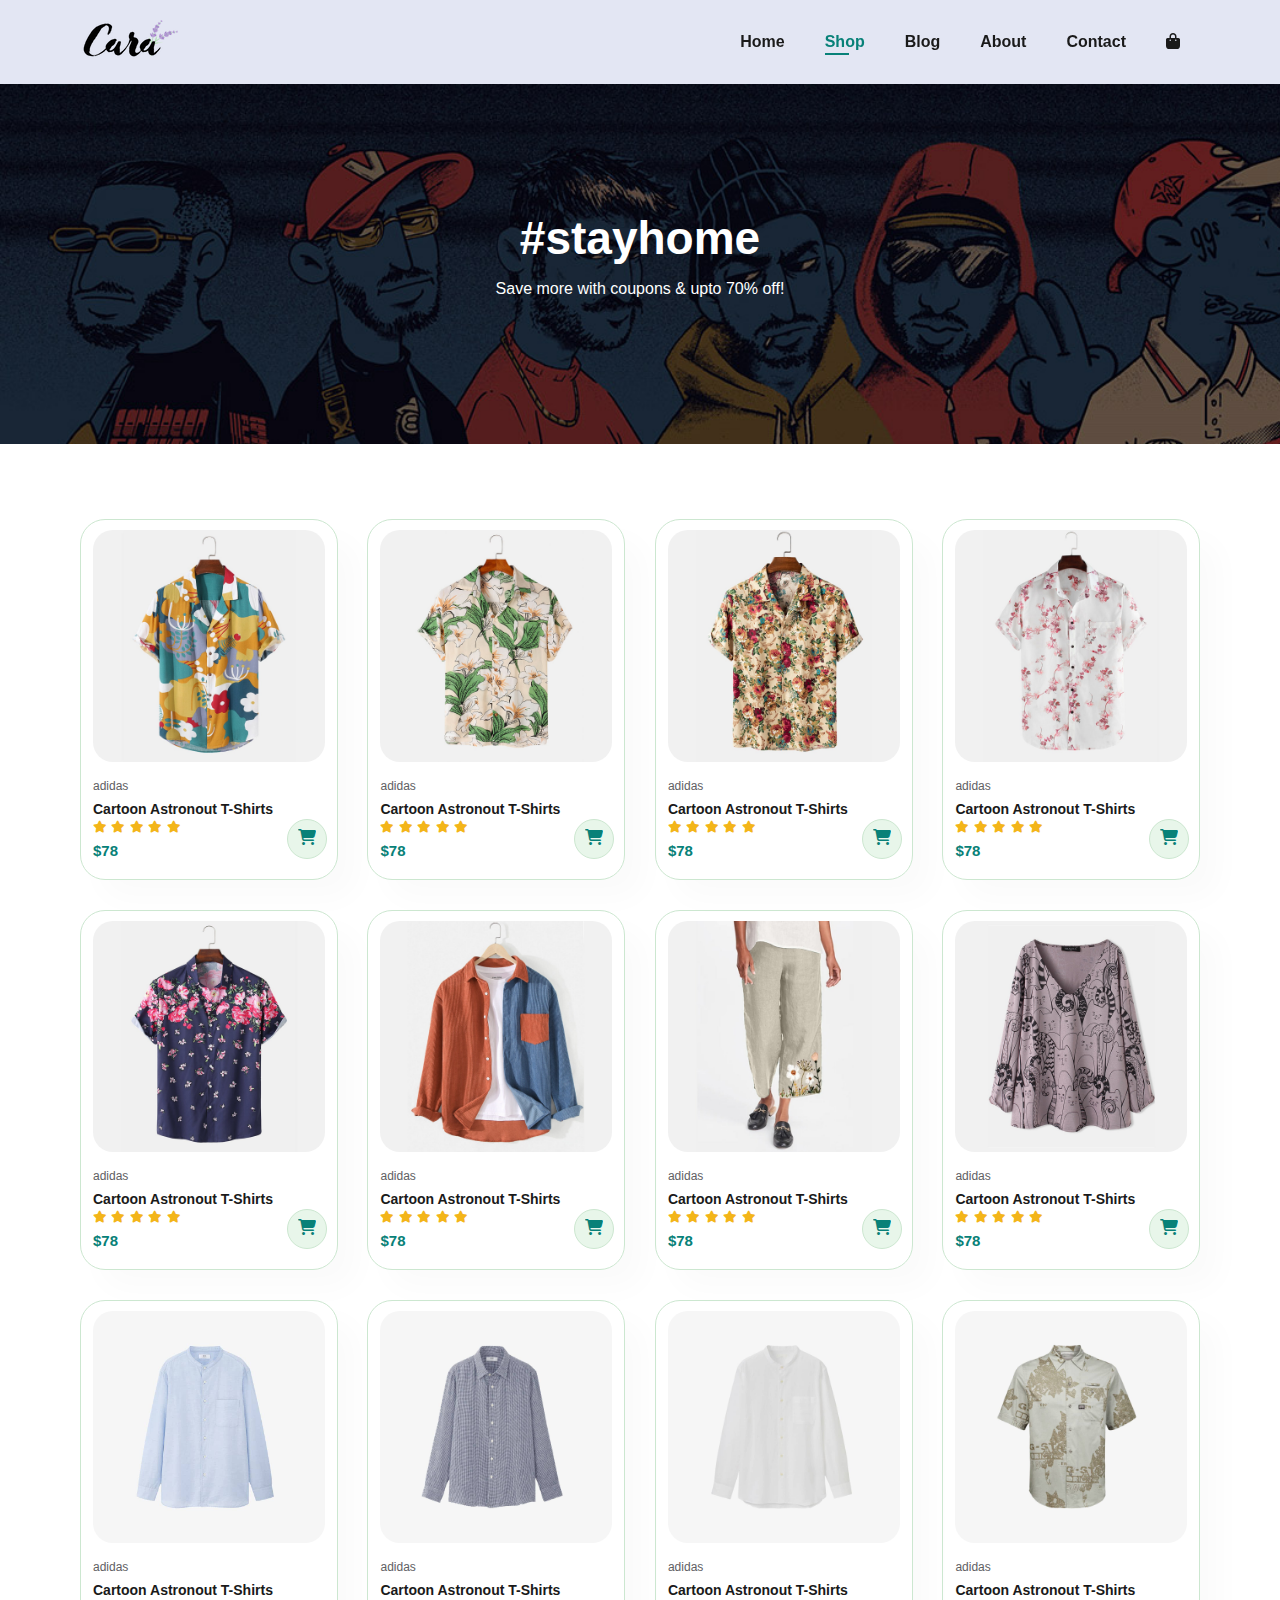
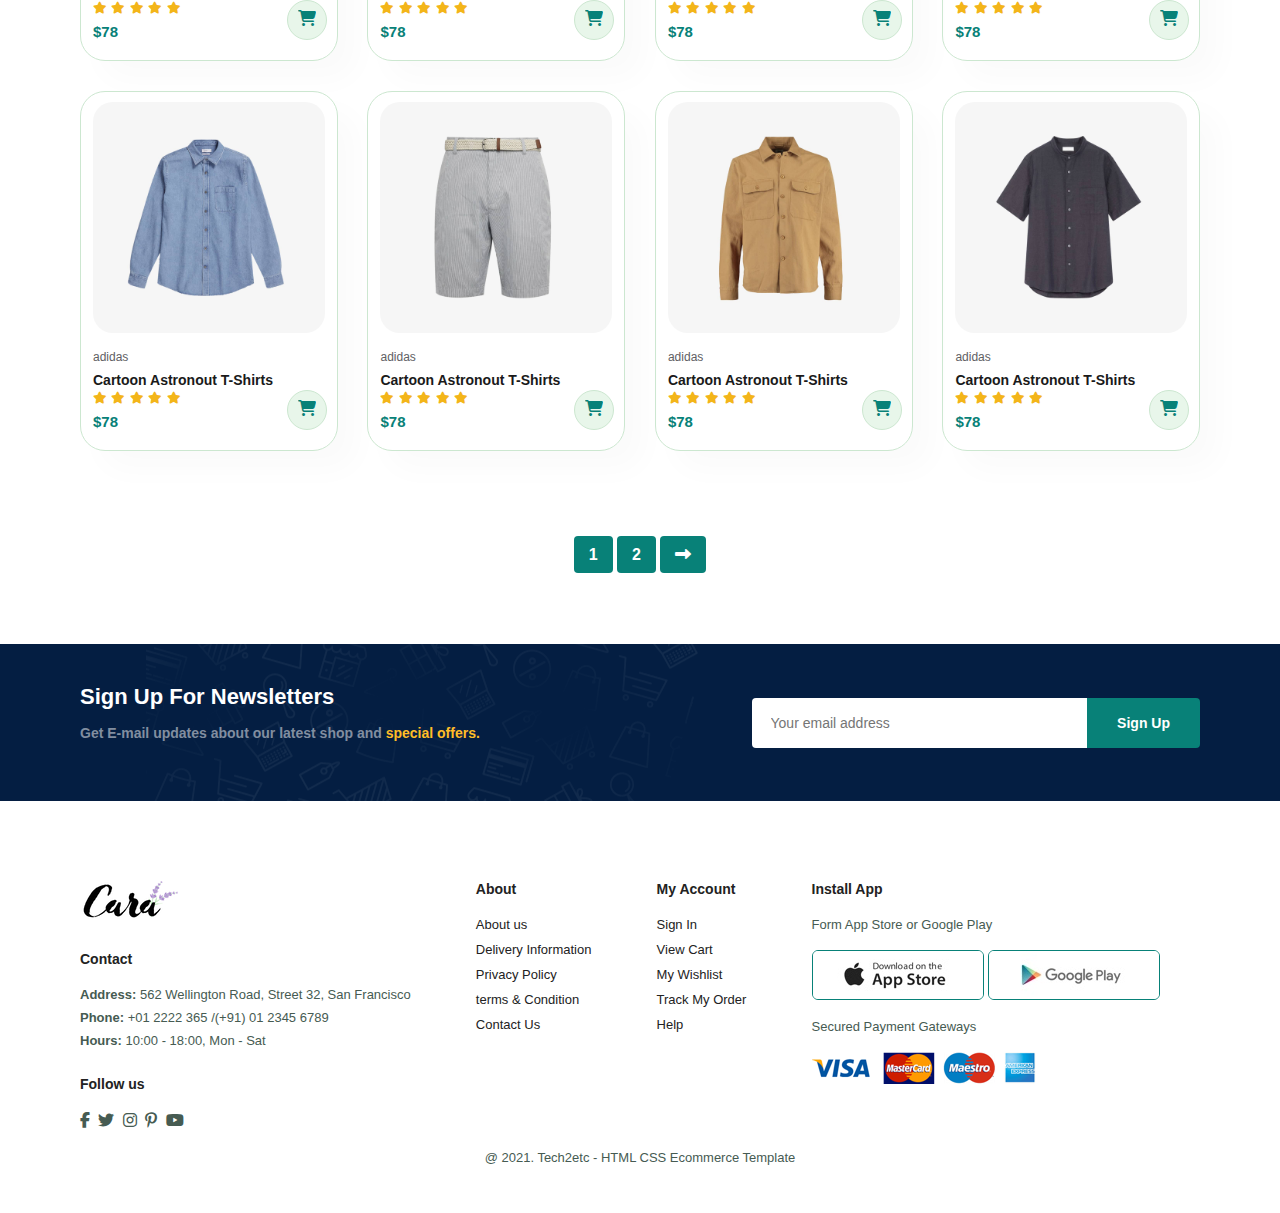
<file: shop.html>
<!DOCTYPE html>
<html lang="en">
<head>
    <meta charset="UTF-8">
    <meta name="viewport" content="width=device-width, initial-scale=1.0">
    <title>portfolio</title>

    <!-- font awesome link -->
    <link rel="stylesheet" href="https://cdnjs.cloudflare.com/ajax/libs/font-awesome/6.7.2/css/all.min.css">
    <!-- Custom css file -->
     <link rel="stylesheet" href="style.css"> 
</head>
<body>
<section id="header">
       <a href="#">
        <img src="img/logo.png" alt="logo.png">
    </a>

    <div>
        <ul id="navbar">
            <li><a  href="index.html">Home</a></li>
            <li><a class="active" href="shop.html">Shop</a></li>
            <li><a href="blog.html">Blog</a></li>
            <li><a href="about.html">About</a></li>
            <li><a href="contact.html">Contact</a></li>
            <li id="lg-bag"><a href="cart.html"><i class="fa-solid fa-bag-shopping"></i></a></li>
            <a href="#" id="close"><i class="fas fa-times"></i></a>
        </ul>
    </div>
    <div id="mobile">
        <a href="cart.html"><i class="fa-solid fa-bag-shopping"></i></a>
        <i id="bar" class="fas fa-outdent"></i>
    </div>
   </section>


   <section id="page-header">
    <h2>#stayhome</h2>
    <p>Save more with coupons & upto 70% off!</p>
   </section>
    

   <section id="product1" class="section-p1">
    <div class="pro-container">
        <div class="pro" onclick="window.location.href='sproduct.html';">
            <img src="img/products/f1.jpg" alt="product1 img">
            <div class="des">
                <span>adidas</span>
                <h5>Cartoon Astronout T-Shirts</h5>
                <div class="star">
                    <i class="fas fa-star"></i>
                    <i class="fas fa-star"></i>
                    <i class="fas fa-star"></i>
                    <i class="fas fa-star"></i>
                    <i class="fas fa-star"></i>
                </div>
            <h4>$78</h4>
            </div>
            <a href="#"><i class="fa-solid fa-cart-shopping" id="cart"></i></a>
        </div>

        <div class="pro">
            <img src="img/products/f2.jpg" alt="product1 img">
            <div class="des">
                <span>adidas</span>
                <h5>Cartoon Astronout T-Shirts</h5>
                <div class="star">
                    <i class="fas fa-star"></i>
                    <i class="fas fa-star"></i>
                    <i class="fas fa-star"></i>
                    <i class="fas fa-star"></i>
                    <i class="fas fa-star"></i>
                </div>
            <h4>$78</h4>
            </div>
            <a href="#"><i class="fa-solid fa-cart-shopping" id="cart"></i></a>
        </div>

        <div class="pro">
            <img src="img/products/f3.jpg" alt="product1 img">
            <div class="des">
                <span>adidas</span>
                <h5>Cartoon Astronout T-Shirts</h5>
                <div class="star">
                    <i class="fas fa-star"></i>
                    <i class="fas fa-star"></i>
                    <i class="fas fa-star"></i>
                    <i class="fas fa-star"></i>
                    <i class="fas fa-star"></i>
                </div>
            <h4>$78</h4>
            </div>
            <a href="#"><i class="fa-solid fa-cart-shopping" id="cart"></i></a>
        </div>

        <div class="pro">
            <img src="img/products/f4.jpg" alt="product1 img">
            <div class="des">
                <span>adidas</span>
                <h5>Cartoon Astronout T-Shirts</h5>
                <div class="star">
                    <i class="fas fa-star"></i>
                    <i class="fas fa-star"></i>
                    <i class="fas fa-star"></i>
                    <i class="fas fa-star"></i>
                    <i class="fas fa-star"></i>
                </div>
            <h4>$78</h4>
            </div>
            <a href="#"><i class="fa-solid fa-cart-shopping" id="cart"></i></a>
        </div>

        <div class="pro">
            <img src="img/products/f5.jpg" alt="product1 img">
            <div class="des">
                <span>adidas</span>
                <h5>Cartoon Astronout T-Shirts</h5>
                <div class="star">
                    <i class="fas fa-star"></i>
                    <i class="fas fa-star"></i>
                    <i class="fas fa-star"></i>
                    <i class="fas fa-star"></i>
                    <i class="fas fa-star"></i>
                </div>
            <h4>$78</h4>
            </div>
            <a href="#"><i class="fa-solid fa-cart-shopping" id="cart"></i></a>
        </div>

        <div class="pro">
            <img src="img/products/f6.jpg" alt="product1 img">
            <div class="des">
                <span>adidas</span>
                <h5>Cartoon Astronout T-Shirts</h5>
                <div class="star">
                    <i class="fas fa-star"></i>
                    <i class="fas fa-star"></i>
                    <i class="fas fa-star"></i>
                    <i class="fas fa-star"></i>
                    <i class="fas fa-star"></i>
                </div>
            <h4>$78</h4>
            </div>
            <a href="#"><i class="fa-solid fa-cart-shopping" id="cart"></i></a>
        </div>

        <div class="pro">
            <img src="img/products/f7.jpg" alt="product1 img">
            <div class="des">
                <span>adidas</span>
                <h5>Cartoon Astronout T-Shirts</h5>
                <div class="star">
                    <i class="fas fa-star"></i>
                    <i class="fas fa-star"></i>
                    <i class="fas fa-star"></i>
                    <i class="fas fa-star"></i>
                    <i class="fas fa-star"></i>
                </div>
            <h4>$78</h4>
            </div>
            <a href="#"><i class="fa-solid fa-cart-shopping" id="cart"></i></a>
        </div>

        <div class="pro">
            <img src="img/products/f8.jpg" alt="product1 img">
            <div class="des">
                <span>adidas</span>
                <h5>Cartoon Astronout T-Shirts</h5>
                <div class="star">
                    <i class="fas fa-star"></i>
                    <i class="fas fa-star"></i>
                    <i class="fas fa-star"></i>
                    <i class="fas fa-star"></i>
                    <i class="fas fa-star"></i>
                </div>
            <h4>$78</h4>
            </div>
            <a href="#"><i class="fa-solid fa-cart-shopping" id="cart"></i></a>
        </div>

  
        <div class="pro">
            <img src="img/products/n1.jpg" alt="product1 img">
            <div class="des">
                <span>adidas</span>
                <h5>Cartoon Astronout T-Shirts</h5>
                <div class="star">
                    <i class="fas fa-star"></i>
                    <i class="fas fa-star"></i>
                    <i class="fas fa-star"></i>
                    <i class="fas fa-star"></i>
                    <i class="fas fa-star"></i>
                </div>
            <h4>$78</h4>
            </div>
            <a href="#"><i class="fa-solid fa-cart-shopping" id="cart"></i></a>
        </div>

        <div class="pro">
            <img src="img/products/n2.jpg" alt="product1 img">
            <div class="des">
                <span>adidas</span>
                <h5>Cartoon Astronout T-Shirts</h5>
                <div class="star">
                    <i class="fas fa-star"></i>
                    <i class="fas fa-star"></i>
                    <i class="fas fa-star"></i>
                    <i class="fas fa-star"></i>
                    <i class="fas fa-star"></i>
                </div>
            <h4>$78</h4>
            </div>
            <a href="#"><i class="fa-solid fa-cart-shopping" id="cart"></i></a>
        </div>

        <div class="pro">
            <img src="img/products/n3.jpg" alt="product1 img">
            <div class="des">
                <span>adidas</span>
                <h5>Cartoon Astronout T-Shirts</h5>
                <div class="star">
                    <i class="fas fa-star"></i>
                    <i class="fas fa-star"></i>
                    <i class="fas fa-star"></i>
                    <i class="fas fa-star"></i>
                    <i class="fas fa-star"></i>
                </div>
            <h4>$78</h4>
            </div>
            <a href="#"><i class="fa-solid fa-cart-shopping" id="cart"></i></a>
        </div>

        <div class="pro">
            <img src="img/products/n4.jpg" alt="product1 img">
            <div class="des">
                <span>adidas</span>
                <h5>Cartoon Astronout T-Shirts</h5>
                <div class="star">
                    <i class="fas fa-star"></i>
                    <i class="fas fa-star"></i>
                    <i class="fas fa-star"></i>
                    <i class="fas fa-star"></i>
                    <i class="fas fa-star"></i>
                </div>
            <h4>$78</h4>
            </div>
            <a href="#"><i class="fa-solid fa-cart-shopping" id="cart"></i></a>
        </div>

        <div class="pro">
            <img src="img/products/n5.jpg" alt="product1 img">
            <div class="des">
                <span>adidas</span>
                <h5>Cartoon Astronout T-Shirts</h5>
                <div class="star">
                    <i class="fas fa-star"></i>
                    <i class="fas fa-star"></i>
                    <i class="fas fa-star"></i>
                    <i class="fas fa-star"></i>
                    <i class="fas fa-star"></i>
                </div>
            <h4>$78</h4>
            </div>
            <a href="#"><i class="fa-solid fa-cart-shopping" id="cart"></i></a>
        </div>

        <div class="pro">
            <img src="img/products/n6.jpg" alt="product1 img">
            <div class="des">
                <span>adidas</span>
                <h5>Cartoon Astronout T-Shirts</h5>
                <div class="star">
                    <i class="fas fa-star"></i>
                    <i class="fas fa-star"></i>
                    <i class="fas fa-star"></i>
                    <i class="fas fa-star"></i>
                    <i class="fas fa-star"></i>
                </div>
            <h4>$78</h4>
            </div>
            <a href="#"><i class="fa-solid fa-cart-shopping" id="cart"></i></a>
        </div>

        <div class="pro">
            <img src="img/products/n7.jpg" alt="product1 img">
            <div class="des">
                <span>adidas</span>
                <h5>Cartoon Astronout T-Shirts</h5>
                <div class="star">
                    <i class="fas fa-star"></i>
                    <i class="fas fa-star"></i>
                    <i class="fas fa-star"></i>
                    <i class="fas fa-star"></i>
                    <i class="fas fa-star"></i>
                </div>
            <h4>$78</h4>
            </div>
            <a href="#"><i class="fa-solid fa-cart-shopping" id="cart"></i></a>
        </div>

        <div class="pro">
            <img src="img/products/n8.jpg" alt="product1 img">
            <div class="des">
                <span>adidas</span>
                <h5>Cartoon Astronout T-Shirts</h5>
                <div class="star">
                    <i class="fas fa-star"></i>
                    <i class="fas fa-star"></i>
                    <i class="fas fa-star"></i>
                    <i class="fas fa-star"></i>
                    <i class="fas fa-star"></i>
                </div>
            <h4>$78</h4>
            </div>
            <a href="#"><i class="fa-solid fa-cart-shopping" id="cart"></i></a>
        </div>

    </div>
   </section>


   <section id="pagination" class="section-p1">
    <a href="#">1</a>
    <a href="#">2</a>
    <a href="#"><i class="fa fa-long-arrow-alt-right"></i></a>
   </section>

   <section id="newsletter" class="section-p1 section-m1">
        <div class="newstext">
            <h4>Sign Up For Newsletters</h4>
            <p>Get E-mail updates about our latest shop and <span>special offers.</span> </p>
        </div>
        <div class="form">
            <input type="text" placeholder="Your email address">
            <button class="normal">Sign Up</button>
        </div>
   </section>


   <footer class="section-p1">
    <div class="col">
        <img class="logo" src="img/logo.png" alt="">
        <h4>Contact</h4>
        <p><strong>Address: </strong> 562 Wellington Road, Street 32, San Francisco</p>
        <p><strong>Phone: </strong> +01 2222 365 /(+91) 01 2345 6789</p>
        <p><strong>Hours:</strong> 10:00 - 18:00, Mon - Sat</p>
        <div class="follow">
            <h4>Follow us</h4>
            <div class="icon">
                <i class="fab fa-facebook-f"></i>
                <i class="fab fa-twitter"></i>
                <i class="fab fa-instagram"></i>
                <i class="fab fa-pinterest-p"></i>
                <i class="fab fa-youtube"></i>
            </div>
        </div>
    </div>

    <div class="col">
        <h4>About</h4>
        <a href="#">About us</a>
        <a href="#">Delivery Information</a>
        <a href="#">Privacy Policy</a>
        <a href="#">terms & Condition</a>
        <a href="#">Contact Us</a>
    </div>

    <div class="col">
        <h4>My Account</h4>
        <a href="#">Sign In</a>
        <a href="#">View Cart</a>
        <a href="#">My Wishlist</a>
        <a href="#">Track My Order</a>
        <a href="#">Help</a>
    </div>

    <div class="col install">
        <h4>Install App</h4>
        <p>Form App Store or Google Play</p>
        <div class="row">
            <img src="img/pay/app.jpg" alt="">
            <img src="img/pay/play.jpg" alt="">
        </div>
        <p>Secured Payment Gateways </p>
        <img src="img/pay/pay.png" alt="">
    </div>

    <div class="copyright">
        <p>@ 2021. Tech2etc - HTML CSS Ecommerce Template</p>
    </div>
   </footer>

<!--5 script js file-->
  <script src="script.js"></script>
</body>
</html>
</file>
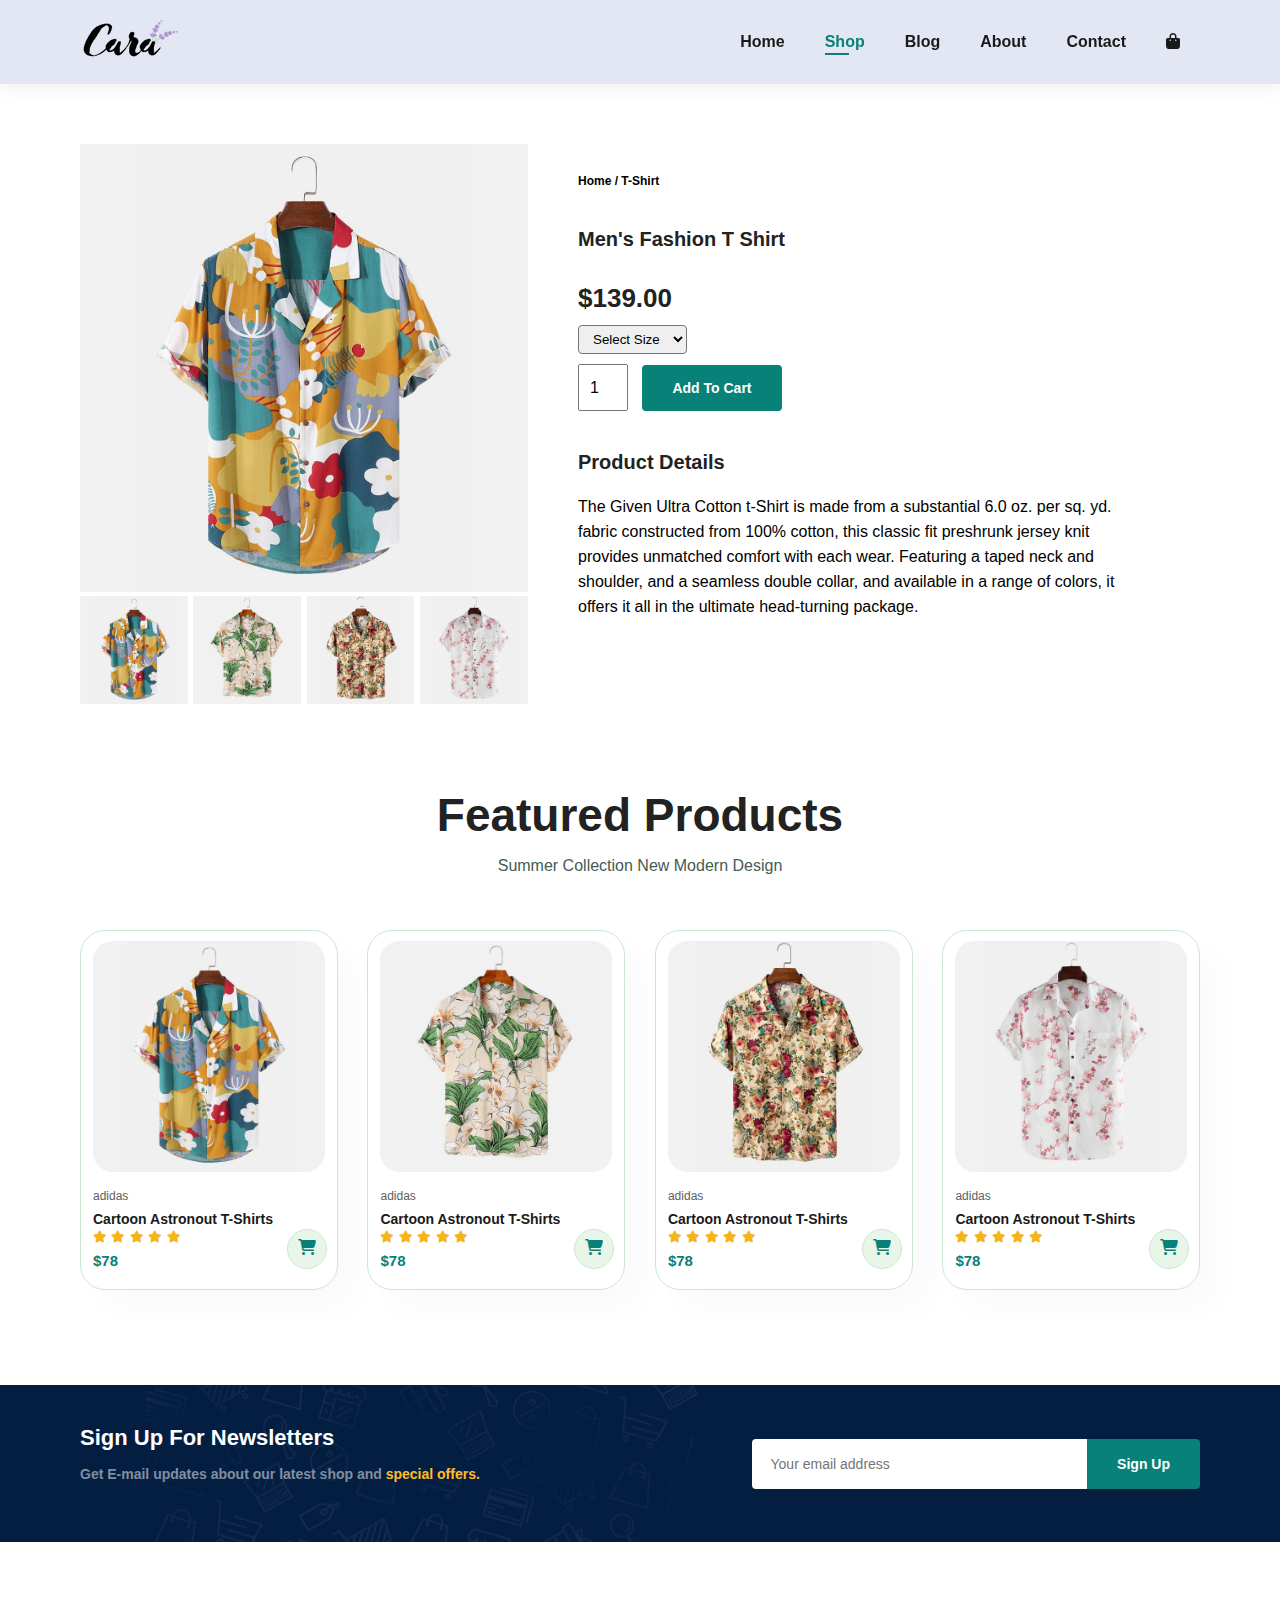
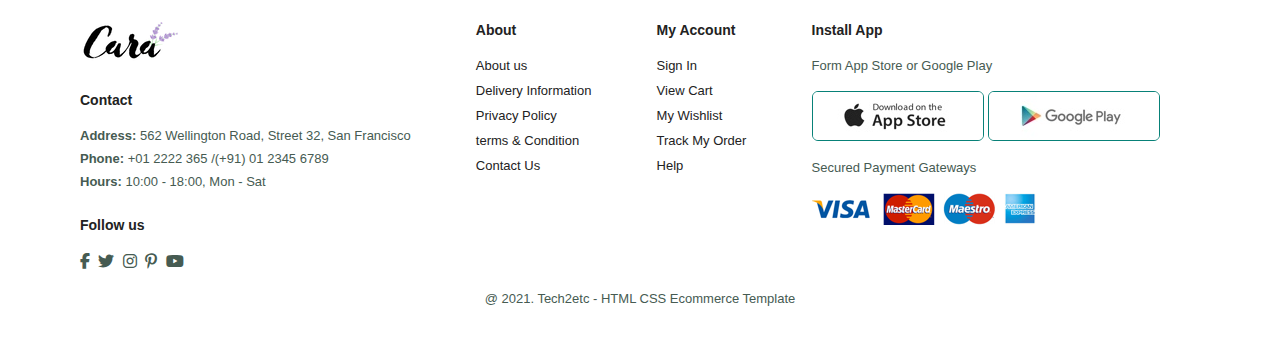
<file: sproduct.html>
<!DOCTYPE html>
<html lang="en">
<head>
    <meta charset="UTF-8">
    <meta name="viewport" content="width=device-width, initial-scale=1.0">
    <title>portfolio</title>

    <!-- font awesome link -->
    <link rel="stylesheet" href="https://cdnjs.cloudflare.com/ajax/libs/font-awesome/6.7.2/css/all.min.css">
    <!-- Custom css file -->
     <link rel="stylesheet" href="style.css"> 
</head>
<body>
<section id="header">
       <a href="#">
        <img src="img/logo.png" alt="logo.png">
    </a>

    <div>
        <ul id="navbar">
            <li><a  href="index.html">Home</a></li>
            <li><a class="active" href="shop.html">Shop</a></li>
            <li><a href="blog.html">Blog</a></li>
            <li><a href="about.html">About</a></li>
            <li><a href="contact.html">Contact</a></li>
            <li id="lg-bag"><a href="cart.html"><i class="fa-solid fa-bag-shopping"></i></a></li>
            <a href="#" id="close"><i class="fas fa-times"></i></a>
        </ul>
    </div>
    <div id="mobile">
        <a href="cart.html"><i class="fa-solid fa-bag-shopping"></i></a>
        <i id="bar" class="fas fa-outdent"></i>
    </div>
   </section>

<section id="prodetails" class="section-p1">
    <div class="single-pro-image">
        <img src="img/products/f1.jpg" width="100%" id="MainImg" alt="">
        <div class="small-img-group">
            <div class="small-img-col">
                <img src="img/products/f1.jpg" width="100%" class="small-img" alt="">
            </div>
            <div class="small-img-col">
                <img src="img/products/f2.jpg" width="100%" class="small-img" alt="">
            </div>
            <div class="small-img-col">
                <img src="img/products/f3.jpg" width="100%" class="small-img" alt="">
            </div>
            <div class="small-img-col">
                <img src="img/products/f4.jpg" width="100%" class="small-img" alt="">
            </div>
        </div>
    </div>

    <div class="single-pro-details">
        <h6>Home / T-Shirt</h6>
        <h4>Men's Fashion T Shirt</h4>
        <h2>$139.00</h2>
        <select name="" id="">
            <option value="">Select Size</option>
            <option value="">XL</option>
            <option value="">XXL</option>
            <option value="">Small</option>
            <option value="">Large</option>
        </select>
        <input type="number" value="1">
        <button class="normal">Add To Cart</button>
        <h4>Product Details</h4>
        <span>The Given Ultra Cotton t-Shirt is made from a substantial 6.0 oz. per sq. yd. fabric constructed from 100% cotton, this classic fit preshrunk jersey knit provides unmatched comfort with each wear. Featuring a taped neck and shoulder, and a seamless double collar, and available in a range of colors, it offers it all in the ultimate head-turning package.</span>
    </div>
</section>



<section id="product1" class="section-p1">
    <h2>Featured Products</h2>
    <p>Summer Collection New Modern Design</p>
    <div class="pro-container">
        <div class="pro">
            <img src="img/products/f1.jpg" alt="product1 img">
            <div class="des">
                <span>adidas</span>
                <h5>Cartoon Astronout T-Shirts</h5>
                <div class="star">
                    <i class="fas fa-star"></i>
                    <i class="fas fa-star"></i>
                    <i class="fas fa-star"></i>
                    <i class="fas fa-star"></i>
                    <i class="fas fa-star"></i>
                </div>
            <h4>$78</h4>
            </div>
            <a href="#"><i class="fa-solid fa-cart-shopping" id="cart"></i></a>
        </div>

        <div class="pro">
            <img src="img/products/f2.jpg" alt="product1 img">
            <div class="des">
                <span>adidas</span>
                <h5>Cartoon Astronout T-Shirts</h5>
                <div class="star">
                    <i class="fas fa-star"></i>
                    <i class="fas fa-star"></i>
                    <i class="fas fa-star"></i>
                    <i class="fas fa-star"></i>
                    <i class="fas fa-star"></i>
                </div>
            <h4>$78</h4>
            </div>
            <a href="#"><i class="fa-solid fa-cart-shopping" id="cart"></i></a>
        </div>

        <div class="pro">
            <img src="img/products/f3.jpg" alt="product1 img">
            <div class="des">
                <span>adidas</span>
                <h5>Cartoon Astronout T-Shirts</h5>
                <div class="star">
                    <i class="fas fa-star"></i>
                    <i class="fas fa-star"></i>
                    <i class="fas fa-star"></i>
                    <i class="fas fa-star"></i>
                    <i class="fas fa-star"></i>
                </div>
            <h4>$78</h4>
            </div>
            <a href="#"><i class="fa-solid fa-cart-shopping" id="cart"></i></a>
        </div>

        <div class="pro">
            <img src="img/products/f4.jpg" alt="product1 img">
            <div class="des">
                <span>adidas</span>
                <h5>Cartoon Astronout T-Shirts</h5>
                <div class="star">
                    <i class="fas fa-star"></i>
                    <i class="fas fa-star"></i>
                    <i class="fas fa-star"></i>
                    <i class="fas fa-star"></i>
                    <i class="fas fa-star"></i>
                </div>
            <h4>$78</h4>
            </div>
            <a href="#"><i class="fa-solid fa-cart-shopping" id="cart"></i></a>
        </div>

      
        
    </div>
   </section>


   <section id="newsletter" class="section-p1 section-m1">
        <div class="newstext">
            <h4>Sign Up For Newsletters</h4>
            <p>Get E-mail updates about our latest shop and <span>special offers.</span> </p>
        </div>
        <div class="form">
            <input type="text" placeholder="Your email address">
            <button class="normal">Sign Up</button>
        </div>
   </section>


   <footer class="section-p1">
    <div class="col">
        <img class="logo" src="img/logo.png" alt="">
        <h4>Contact</h4>
        <p><strong>Address: </strong> 562 Wellington Road, Street 32, San Francisco</p>
        <p><strong>Phone: </strong> +01 2222 365 /(+91) 01 2345 6789</p>
        <p><strong>Hours:</strong> 10:00 - 18:00, Mon - Sat</p>
        <div class="follow">
            <h4>Follow us</h4>
            <div class="icon">
                <i class="fab fa-facebook-f"></i>
                <i class="fab fa-twitter"></i>
                <i class="fab fa-instagram"></i>
                <i class="fab fa-pinterest-p"></i>
                <i class="fab fa-youtube"></i>
            </div>
        </div>
    </div>

    <div class="col">
        <h4>About</h4>
        <a href="#">About us</a>
        <a href="#">Delivery Information</a>
        <a href="#">Privacy Policy</a>
        <a href="#">terms & Condition</a>
        <a href="#">Contact Us</a>
    </div>

    <div class="col">
        <h4>My Account</h4>
        <a href="#">Sign In</a>
        <a href="#">View Cart</a>
        <a href="#">My Wishlist</a>
        <a href="#">Track My Order</a>
        <a href="#">Help</a>
    </div>

    <div class="col install">
        <h4>Install App</h4>
        <p>Form App Store or Google Play</p>
        <div class="row">
            <img src="img/pay/app.jpg" alt="">
            <img src="img/pay/play.jpg" alt="">
        </div>
        <p>Secured Payment Gateways </p>
        <img src="img/pay/pay.png" alt="">
    </div>

    <div class="copyright">
        <p>@ 2021. Tech2etc - HTML CSS Ecommerce Template</p>
    </div>
   </footer>

   <script>
    var MainImg = document.getElementById("MainImg");
    var smallimg = document.getElementsByClassName("small-img");

    smallimg[0].onclick = function(){
        MainImg.src = smallimg[0].src;
    }

    smallimg[1].onclick = function(){
        MainImg.src = smallimg[1].src;
    }

    smallimg[2].onclick = function(){
        MainImg.src = smallimg[2].src;
    }

    smallimg[3].onclick = function(){
        MainImg.src = smallimg[3].src;
    }
   </script>
<!--5 script js file-->
  <script src="script.js"></script>
</body>
</html>
</file>
<file: style.css>
@import url('https://fonts.googleapis.com/css2?family=League+Spartan:wght@100..900&family=Nunito+Sans:ital,opsz,wght@0,6..12,200..1000;1,6..12,200..1000&display=swap');

*{
    margin: 0;
    padding: 0;
    box-sizing: border-box;
    font-family: 'Spartan', sans-serif;
}

h1{
    font-size: 50px;
    line-height: 64px;
    color: #222;
}

h2{
    font-size: 46px;
    line-height: 54px;
    color: #222;
}

h4{
    font-size: 20px;
    color: #222;
}

h6{
    font-weight: 700px;
    font-size: 12px;
}

p{
    font-size: 16px;
    color: #465b52;
    margin: 15px 0 20px 0;
}

.section-p1{
    padding: 40px 80px;
}

.section-m1{
    margin: 40px 0;
}

button.normal{
    font-size: 14px;
    font-weight: 600;
    padding: 15px 30px;
    color: #000;
    background-color: #fff;
    border-radius: 4px;
    cursor: pointer;
    border: none;
    outline: none;
    transition: 0.2s;
}

button.white{
    font-size: 13px;
    font-weight: 600;
    padding: 11px 18px;
    color: #fff;
    background-color: transparent;
    cursor: pointer;
    border: 1px solid #fff;
    outline: none;
    transition: 0.2s;
}

body{
    width: 100%;
}






/* header start */
#header{
    display: flex;
    align-items: center;
    justify-content: space-between;
    padding: 20px 80px;
    background: #E3E6f3;
    box-shadow: 0 5px 15px rgb(0, 0, 0, 0.06);
    z-index: 999;
    position: sticky;
    top: 0;
    left: 0;
}

#navbar{
    display: flex;
    align-items: center;
    justify-content: center;
}

#navbar li{
    list-style: none;
    padding: 0 20px;
    position: relative;
}

#navbar li a{
    text-decoration: none;
    font-size: 16px;
    font-weight: 600;
    color: #1a1a1a;
    transition: 0.3s ease;
}

#navbar li a:hover,
#navbar li a.active{
    color: #088178;
}

#navbar li a.active::after,
#navbar li a:hover::after{
    content: "";
    width: 30%;
    height:2px;
    background: #088178;
    position: absolute;
    bottom: -4px;
    left: 20px;
}


#mobile{
    display: none;
}

#close{
    display:none;
}

/* hero page styling */
#hero {
    background-image: url("img/hero4.png");
    height: 90vh;
    width: 100%;
    background-size: cover;
    background-position: top 25% right 0;
    padding: 0 80px;
    display: flex;
    flex-direction: column;
    align-items: flex-start;
    justify-content: center;
}   

#hero h4{
    padding-bottom: 15px;
}

#hero h1{
    color: #088178;
}

#hero button{
    background-image: url(img/button.png);
    background-color: transparent;
    color: #088178;
    border: 0;
    padding: 14px 80px 14px 65px;
    background-repeat: no-repeat;
    cursor: pointer;
    font-weight:700 ;
    font-size  : 15px;
}





/* feature box */

#feature{
    display: flex;
    align-items: center;
    justify-content: space-between;
    flex-wrap: wrap;
}

#feature .fe-box{
    width: 180px;
    text-align: center;
    padding: 25px 15px;
    box-shadow: 20px 20px 34px rgb(0, 0, 0, 0.03);
    border:#cce7d0 ;
    border-radius: 4px;
    margin: 15px 0;
}

#feature .fe-box:hover{
    box-shadow: 10px 10px 54px rgb(70, 62, 221, 0.1);
}

#feature .fe-box img{
    width: 100%;
    margin-bottom: 10px;
}
#feature .fe-box h6{
    display: inline-block;
    padding: 9px 8px 6px 8px;
    line-height: 1;
    border-radius: 4px;
    color: #088178;
    background-color: #fddde4;
}

#feature .fe-box:nth-child(2) h6{
    background-color:#cdebbc ;
}

#feature .fe-box:nth-child(3) h6{
    background-color:#d1e8f2;
}

#feature .fe-box:nth-child(4) h6{
    background-color: #cdd4f8;
}

#feature .fe-box:nth-child(5) h6{
    background-color:#f6dbf6 ;
}

#feature .fe-box:nth-child(6) h6{
    background-color:#fff2e5;
}






#product1{
    text-align: center;
}

#product1 .pro-container{
    display: flex;
    flex-wrap: wrap;
    justify-content: space-between;
    padding-top: 20px;
}

#product1 .pro{
    width: 23%;
    min-width: 250px;
    padding: 10px 12px;
    border: 1px solid #cce7d0;
    border-radius: 25px;
    cursor: pointer;
    box-shadow: 20px 20px 30px rgb(0, 0, 0, 0.02);
    margin: 15px 0;
    transition: 0.2s ease;
    position: relative;
}

#product1 .pro:hover{
    box-shadow: 20px 20px 30px rgb(0, 0, 0, 0.03);
}

#product1 .pro img{
    width: 100%;
    border-radius: 20px;
}

#product1 .pro .des{
    text-align: start;
    padding: 10px 0;
}

#product1 .pro .des span{
    color: #606063;
    font-size: 12px;
}

#product1 .pro .des h5{
    padding-top: 7px;
    color:#1a1a1a;
    font-size: 14px;
}

#product1 .pro .des i{
font-size: 12px;
color: rgb(243, 181, 25);
}

#product1 .pro .des h4{
    padding-top: 7px;
    font-size: 15px;
    font-weight: 700;
    color: #088178;
}

#product1 .pro a{
    width: 40px;
    height: 40px;
    line-height: 40px;
    border-radius: 50px;
    background-color: #e8f6ea;
    font-weight: 500;
    color: #088178;
    border: 1px solid #cce7d0;
    position: absolute;
    bottom: 20px;
    right: 10px;

}

#banner{
    
    display: flex;
    flex-direction: column;
    justify-content: center;
    align-items: center ;
    text-align: center;
    background-image: url("img/banner/b2.jpg");
    width: 100%;
    height: 40vh;
    background-size: cover;
    background-position: center;

}

#banner h4{
    color: #fff;
    font-size: 16px;
}

#banner h2{
    color: #fff;
    font-size: 30px;
    padding: 10px 0;
}

#banner h2 span{
    color:#ef3636;
}

#banner button:hover{
    color: #fff;
    background-color: #088178;
}

#sm-banner{
    display: flex;
    justify-content: space-between;
    flex-wrap: wrap;
}
#sm-banner .banner-box{
    display: flex;
    flex-direction: column;
    justify-content: center;
    align-items: flex-start ;
    background-image: url("img/banner/b17.jpg");
    min-width: 580px;
    height: 50vh;
    background-size: cover;
    background-position: center;
    padding: 30px;

}

#sm-banner .banner-box2{
    background-image: url(img/banner/b10.jpg);
}

#sm-banner h4{
    color: #fff;
    font-size: 20px;
    font-weight: 300;
}

#sm-banner h2{
    color: #fff;
    font-size: 28px;
    font-weight: 800;
}

#sm-banner span{
    color: #fff;
    font-size: 14px;
    font-weight: 500;
    padding-bottom: 15px;
}

#sm-banner .banner-box:hover button{
    background-color: #088177;
    border: 1px solid;
}

#banner3{
    display: flex;
    justify-content: space-between;
    flex-wrap: wrap;
    padding: 0 80px;

}

#banner3 .banner-box{
    display: flex;
    flex-direction: column;
    justify-content: center;
    align-items: flex-start ;
    background-image: url("img/banner/b7.jpg");
    min-width:30%;
    height: 30vh;
    background-size: cover;
    background-position: center;
    padding : 20px;
    margin-bottom: 20px;

}

#banner3 .banner-box2{
    background-image: url("img/banner/b4.jpg");
}

#banner3 .banner-box3{
    background-image: url("img/banner/b18.jpg");
}
#banner3 h2{
    color: #fff;
    font-weight: 900;
    font-size:22px;

}

#banner3 h3{
    color: #ec544e;
    font-weight: 800;
    font-size:15px;

}



#newsletter{
    display: flex;
    justify-content: space-between;
    flex-wrap: wrap;
    align-items: center;
    background-image: url("img/banner/b14.png");
    background-repeat: no-repeat;
    background-position: 20% 30%;
    background-color: #041e42;
}

#newsletter h4{
    font-size: 22px;
    font-weight: 700;
    color: #fff;
}

#newsletter p{
    font-size: 14px;
    font-weight: 600;
    color: #818ea0;
}

#newsletter p span{
    color: #ffbd27;
}

#newsletter .form {
    display: flex;
    width: 40%;

}
#newsletter input{
    height: 3.125rem;
    padding: 0 1.25em;
    font-size: 14px;
    width: 100%;
    border: 1px solid transparent;
    border-radius: 4px;
    outline: none;
    border-top-right-radius: 0;
    border-bottom-right-radius: 0;
}

#newsletter button{
    background-color: #088178;
    color: #fff;
    white-space: nowrap;
    border-top-left-radius: 0;
    border-bottom-left-radius: 0;
}

footer{
    display: flex;
    flex-wrap: wrap;
    justify-content: space-between;
}

footer .col{
    display: flex;
    flex-direction: column;
    align-items: flex-start;
    margin-bottom: 20px;
    padding-right: 40px;
}

footer .logo{
    margin-bottom: 30px;
}

footer h4{
    font-size: 14px;
    padding-bottom:20px ;
}

footer p{
    font-size: 13px;
   margin: 0 0 8px 0;
}
footer a{
    font-size: 13px;
    text-decoration: none;
    color: #222;
    margin-bottom: 10px;
}


footer .follow{
    margin-top: 20px;
}

footer .follow i{
    color: #465b52;
    padding-right: 4px;
    cursor: pointer;
}

footer .install .row img{
    border: 1px solid #088178;
    border-radius: 6px;
}

footer .install img{
    margin: 10px 0 15px 0;
}

footer .follow i:hover,
footer a:hover{
    color: #088178; 
}

footer .copyright{
    width: 100%;
    text-align: center;
}



/* media query */






/* shop page */
#page-header{
    background-image: url("img/banner/b1.jpg");
    width: 100%;
    height: 40vh;
    background-size: cover;
    display: flex;
    flex-direction: column;
    justify-content: center;
    align-items: center;
    padding: 14px;
}

#page-header h2,
#page-header p{
    color: white;
}

#pagination{
    text-align: center;
}

#pagination a{
    text-decoration: none;
    background-color:#088178;
    padding: 10px 15px;
    border-radius: 4px;
    color:#fff;
    font-size: 16px;
    font-weight: 600;
}


#pagination a i{
    font-size: 16px;
    font-weight: 600;
}

/* single product */

#prodetails{
    display: flex;
    margin-top: 20px;
}

#prodetails .single-pro-image{
    width: 40%;
    margin-right: 50px;
}

.small-img-group{
    display: flex;
    justify-content: space-between;
}

.small-img-col{
    flex-basis: 24%;
    cursor: pointer;
}

#prodetails .single-pro-details{
    width: 50%;
    padding-top: 30px;
}

#prodetails .single-pro-details h4{
    padding: 40px 0 20px 0;
}

#prodetails .single-pro-details h2{
   font-size: 26px;
}

#prodetails .single-pro-details select{
    display: block;
    padding: 5px 10px;
    margin-bottom: 10px;
    border-radius: 4px;
}

#prodetails .single-pro-details input{
    width: 50px;
    height: 47px;
    padding-left: 10px;
    font-size: 16px;
    margin-right: 10px;
}

#prodetails .single-pro-details input:focus{
    outline: none;
}


#prodetails .single-pro-details button{
    background-color: #088178;
    color: #fff;
}

#prodetails .single-pro-details span{
    line-height: 25px;
}



/* blog page */
#page-header.blog-header{
    background-image: url("img/banner/b19.jpg");
}

#blog{
    padding: 150px 150px 0 150px;
}

#blog .blog-box{
    display: flex;
    align-items: center;
    width: 100%;
    position: relative;
    padding-bottom: 90px;
}

#blog .blog-img{
    width: 50%;
    margin-right: 40px;
}

#blog img{
    width: 100%;
    height: 300px;
    object-fit: cover;
}

#blog .blog-details{
    width: 50%;
    
}

#blog .blog-details a{
    text-decoration: none;
    font-size: 11px;
    color: #000;
    font-weight: 700;
    position: relative;
    transition: 0.3s;
}

#blog .blog-details a::after{
    content: "";
    width: 50px;
    height: 1px;
    background-color: #000;
    position: absolute;
    top: 4px;
    right: -60px;
    /* transition: 0.3s; */
}

#blog .blog-details a:hover{
    color: #088178;
}

#blog .blog-details a:hover::after{
    background-color: #088178;
}

#blog .blog-box h1{
    position: absolute;
    top: -40px;
    left: 0;
    font-size: 70px;
    font-weight: 700;
    color: #c9cbce;
    z-index: -9;
}



/* about page */

#page-header.about-header{
background-image: url("img/about/banner.png");
}


#about-head {
    display: flex;
    align-items: center;
}

#about-head img{
    width: 50%;
    height: auto;
}

#about-head div{
    padding-left: 40px;
}

#about-app{
    text-align: center;
}

#about-app .video{
    width: 70%;
    height: 100%;
    margin: 30px auto 0 auto;
}

#about-app .video video{
    width: 100%;
    height: 100%;
    border-radius: 20px;
}




/* contact details */

#contact-details{
    display: flex;
    align-items: center;
    justify-content: space-between;
}

#contact-details .details,
#form-details form span{
    width: 40%;
}

#contact-details .details span{
    font-size: 12px;
}

#contact-details .details h2,
#form-details form h2{
    font-size: 26px;
    line-height: 35px;
    padding: 20px 0;
}

#contact-details .details h3{
    font-size: 16px;
    padding-bottom: 15px;

}

#contact-details .details li{
    list-style: none;
    display: flex;
    padding:10px 0 ;
}

#contact-details .details li i{
    font-size: 14px;
    padding-right: 22px;
}

#contact-details .details li p{
    margin: 0;
    font-size: 14px;
}

#contact-details .map{
    width: 55%;
    height: 400px;
}

#contact-details .map iframe{
    width: 100%;
    height: 100%;
}

#form-details{
    display: flex;
    justify-content: space-between;
    margin: 30px;
    padding: 80px;
    border: #e1e1e1 solid 1px ;

}
#form-details form{
    width: 65%;
    display: flex;
    flex-direction: column;
    align-items: flex-start;
}

#form-details form input,
#form-details form textarea{
    /* background-color: red; */
    width: 100%;
    padding: 12px 15px;
    outline: none;
    margin-bottom: 20px;
    border: 1px solid #e1e1e1;
}

#form-details form button{
    background-color: #088178;
    color: #fff;
}

#form-details .people div{
    padding-bottom: 25px;
    display: flex;
    align-items: flex-start;

}

#form-details .people div img{
    width: 65px;
    height: 65px;
    object-fit: cover;
    margin-right: 15px;
}

#form-details .people div p{
    margin:0;
    font-size: 13px;
    line-height: 25px;
}

#form-details .people div p span{
    display: block;
    font-size: 16px;
    font-weight: 600;
    color: #000;
}

#cart{
    overflow-x: auto;
}

#cart table{
    width: 100%;
    border-collapse:collapse;
    table-layout: fixed;
    white-space: nowrap;
}

#cart table img{
    width: 70px;
}

#cart table td:nth-child(1){
    width: 100px;
    text-align: center;
}
#cart table td:nth-child(2){
    width: 150px;
    text-align: center;
}
#cart table td:nth-child(3){
    width: 250px;
    text-align: center;
}
#cart table td:nth-child(4),
#cart table td:nth-child(5),
#cart table td:nth-child(6){
    width: 150px;
    text-align: center;
}

#cart table td:nth-child(5) input{
    width: 70px;
    padding: 10px 5px 10px 15px;
}

#cart table thead{
    border:1px solid #e2e9e1 ;
    border-left: none;
    border-right: none;
}

#cart table thead td{
    font-weight: 700;
    text-transform: uppercase;
    font-size: 13px;
    padding: 18px 0;
}

#cart table tbody tr td{
    padding-top: 15px;
}

#cart table tbody td{
    font-size: 13px;
}

#cart-add{
    display: flex;
    flex-wrap: wrap;
    justify-content: space-between;
}

#coupon{
    width: 50%;
    margin-bottom: 30px;
}

#coupon h3,
#subtotal h3{
    padding-bottom: 15px;
}

#coupon input{
    padding: 10px 20px;
    outline: none;
    width: 60%;
    margin-right: 10px;
    border: 1px solid #e2e9e1;
}

#coupon button,
#subtotal button{
    background-color: #088178;
    color: #fff;
    padding: 12px 20px;
}

#subtotal{
    width: 50%;
    margin-bottom: 30px;
    border: 1px solid #e2e9e1;
    padding: 30px;
}

#subtotal table{
    border-collapse: collapse;
    width: 100%;
    margin-bottom: 20px;
}

#subtotal table td{
    width: 50%;
    border: 1px solid #e2e9e1;
    padding: 10px;
    font-size: 13px;
}







@media(max-width:799px){
    .section-p1{
        padding:40px 40px ;
    }
    #navbar{
        display: flex;
        flex-direction: column;
        align-items: flex-start;
        justify-content: flex-start;
        position:fixed;
        top: 0;
        right: -300px;
        height: 100vh;
        width: 300px;
        background-color: #e3e6f3;
        box-shadow: 0 40px 60px rgb(0, 0, 0, 0.01);
        padding: 80px 0 0 10px;
        transition: 0.3s;
    }

    #navbar.active{
        right: 0;
    }

    #navbar li{
        margin-bottom: 25px;
    }
    #mobile{
        display: flex;
        align-items: center;
    }
    
    #mobile i{
        color: #1a1a1a;
        font-size:24px;
        padding-left: 20px;
    }
    
    #close{
        display: initial;
        position:absolute;
        top: 30px;
        right: 255px;
        color: #1a1a1a;
    }

    #lg-bag{
        display: none;
    }

    #hero {
        /* background-image: url("img/hero4.png"); */
        height: 70vh;
        /* width: 100%; */
        /* background-size: cover; */
        background-position: top 30% right 30%;
        padding: 0 80px;
        /* display: flex; */
        /* flex-direction: column; */
        /* align-items: flex-start; */
        /* justify-content: center; */
    }   
    
    #feature {
        /* display: flex;
        align-items: center; */
        justify-content:center;
        /* flex-wrap: wrap; */
    }

    #feature .fe-box {
        /* width: 180px;
        text-align: center;
        padding: 25px 15px;
        box-shadow: 20px 20px 34px rgb(0, 0, 0, 0.03);
        border: #cce7d0;
        border-radius: 4px; */
        margin: 15px 15px;
    }

    #product1 .pro-container {
        /* display: flex;
        flex-wrap: wrap; */
        justify-content: center;
        /* padding-top: 20px ; */
    }

    #product1 .pro {
        /* width: 23%;
        min-width: 250px;
        padding: 10px 12px;
        border: 1px solid #cce7d0;
        border-radius: 25px;
        cursor: pointer;
        box-shadow: 20px 20px 30px rgb(0, 0, 0, 0.02); */
        margin: 15px;
        /* transition: 0.2s ease;
        position: relative; */
    }

    #banner {
        /* display: flex;
        flex-direction: column;
        justify-content: center;
        align-items: center;
        text-align: center;
        background-image: url("img/banner/b2.jpg");
        width: 100%; */
        height: 20vh;
        /* background-size: cover;
        background-position: center; */
    }

    #sm-banner .banner-box{
        min-width: 100%;
        height: 30vh;
    }

    #banner3{
        padding:0 40px;
    }
    
    #banner3 .banner-box{
        width: 28%;
    }

    #newsletter .form{
        width: 70%;
    }

    /* contact page */
    #form-details{
        padding: 40px;
    }

    #form-details form {
        width: 50%;
    }
}   


@media(max-width: 477px){
    .section-p1{
        padding:20px ;
    }
    #header{
        padding: 10px 30px;
    }

    h1{
        font-size: 38px;
    }
    
    h2{
        font-size: 32px;
    }

    #hero{
        padding: 0 20px;
        background-position: 55%;
    }

    #feature{
        justify-content: space-between;
    }

    #feature .fe-box{
        width: 155px;
        margin: 0 0 15px 0;
    }

    #product1 .pro{
        width: 100%;
    }

    #banner{
        height: 40vh;
    }
    #sm-banner .banner-box{
        height: 40vh;
    }

    #sm-banner .banner-box2{
        margin-top: 20px;
    }

    #banner3 {
        padding: 0 20px;
    }

    #banner3 .banner-box{
        width: 100%;
    }

    #newsletter{
        padding: 40px 20px;
    }
    #newsletter .form{
        width: 100%;
    }

    footer .copyright{
        text-align: start;
    }

    /* single product */

    #prodetails{
        display: flex;
        flex-direction:column;
    }

    #prodetails .single-pro-image{
        width: 100%;
        margin-right: 0px;
    }
    
    #prodetails .single-pro-details{
        width: 100%;
       
    }

    /* blog page */

    #blog{
        padding: 100px 20px 0 20px;
    }
    #blog .blog-box{
        display: flex;
        flex-direction: column;
        align-items: flex-start;
        
    }

    #blog .blog-img{
        width: 100%;
        margin-right: 0;
        margin-bottom: 30px;
    }

    #blog .blog-details{
        width: 100%;
        margin-right: 0px;
        /* margin-bottom: 30px; */
    }


    /* about-page */
    #about-head{
        flex-direction: column;
    }

    #about-head img{
        width: 100%;
        margin-bottom: 20px ;
    }

    #about-head div{
        padding-left: 0px;
    }

    #about-app .video{
        width: 100%;   
    }

    
    /* contact details */

    #contact-details {
        flex-direction: column;
    }
    
    #contact-details .details{
        width: 100%;
        margin-bottom: 30px;
    }

    #contact-details .map {
        width: 100%;
    }

    #form-details {
        margin: 10px;
        padding: 30px 10px;
        flex-wrap: wrap;
    }

    #form-details form {
        width: 100%;
        margin-bottom: 30px;
    }


    /* cart page */

    #cart-add {
        display: flex;
        flex-direction: column;    
    }

    #coupon {
        width: 100%;
    }

    #subtotal {
        width: 100%;
        padding: 20px;
    }
}
</file>
